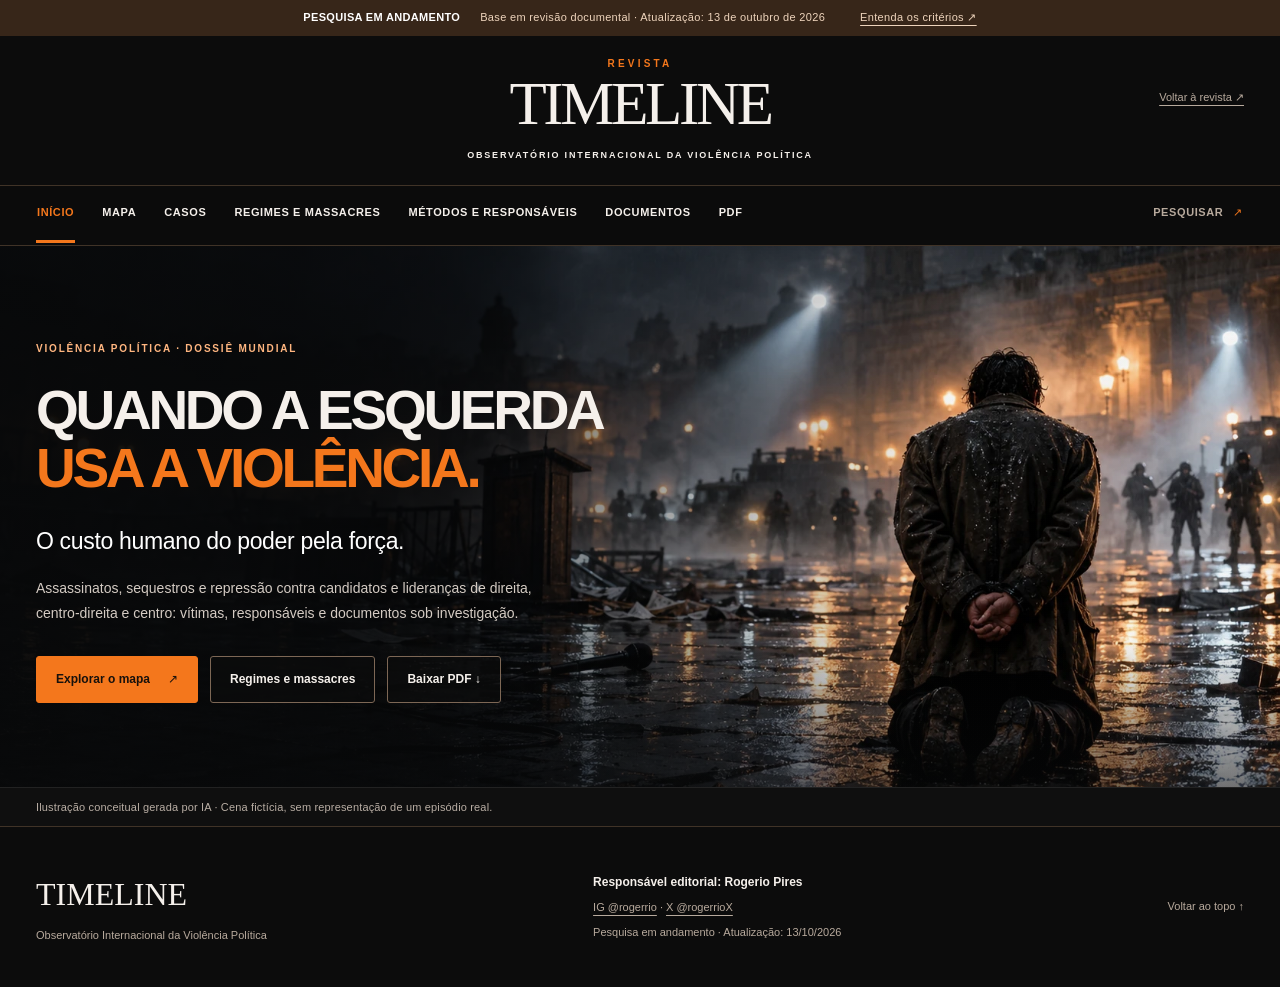
<file: index.html>
<!DOCTYPE html><html lang="pt-BR"><head>
<meta charset="utf-8"><meta name="viewport" content="width=device-width,initial-scale=1">
<meta name="robots" content="index,follow"><meta name="theme-color" content="#0c0c0c">
<meta name="description" content="Pesquisa histórica da Revista Timeline sobre violência política, vítimas, responsabilidades e documentação.">
<title>Observatório da Violência Política | Revista Timeline</title>
<link rel="canonical" href="https://rogeriotpires-spec.github.io/observatorio-violencia-politica/">
<meta property="og:type" content="website">
<meta property="og:locale" content="pt_BR">
<meta property="og:title" content="Observatório da Violência Política | Revista Timeline">
<meta property="og:description" content="Pesquisa histórica da Revista Timeline sobre violência política, vítimas, responsabilidades e documentação.">
<meta property="og:url" content="https://rogeriotpires-spec.github.io/observatorio-violencia-politica/">
<meta property="og:image" content="https://rogeriotpires-spec.github.io/observatorio-violencia-politica/assets/imagens/repressao.webp">
<meta name="twitter:card" content="summary_large_image">

<link rel="stylesheet" href="assets/observatorio.css?v=78a805b07278"><script src="assets/observatorio-navigation.js?v=378054c4ce5e" defer=""></script><script src="assets/observatorio-metrics.js?v=b4d0abf42af5" defer=""></script></head>
<body data-section="inicio">
<a class="skip" href="#conteudo">Ir ao conteúdo</a>
<div class="review-banner"><strong>PESQUISA EM ANDAMENTO</strong><span>Base em revisão documental · Atualização: 13 de outubro de 2026</span><a href="documentos.html#criterios">Entenda os critérios ↗</a></div>
<div id="site-content">
<header class="masthead"><div class="brand"><span>REVISTA</span><a href="https://www.revistatimeline.com/" aria-label="Revista Timeline">TIMELINE</a><p>OBSERVATÓRIO INTERNACIONAL DA VIOLÊNCIA POLÍTICA</p></div><a class="brand-return" href="https://www.revistatimeline.com/">Voltar à revista ↗</a></header>
<nav class="main-nav" aria-label="Navegação do Observatório"><div class="wrap nav-inner"><div id="nav-links" class="nav-links"><a href="index.html" aria-current="page">Início</a><a href="mapa.html">Mapa</a><a href="casos.html">Casos</a><a href="regimes.html">Regimes e massacres</a><a href="metodos.html">Métodos e responsáveis</a><a href="documentos.html">Documentos</a><a href="pdf.html">PDF</a><a id="search-shortcut" class="nav-search" href="casos.html#pesquisa" aria-label="Pesquisar no acervo">Pesquisar <span aria-hidden="true">↗</span></a></div></div></nav>
<main id="conteudo" tabindex="-1"><section class="hero" aria-labelledby="hero-title">
  <figure class="hero-visual"><img src="assets/imagens/repressao.webp" width="1672" height="941" fetchpriority="high" decoding="async" alt="Ilustração conceitual: pessoa de joelhos numa praça sob chuva, diante de agentes ao fundo."><figcaption class="visual-caption"><span class="wrap">Ilustração conceitual gerada por IA · Cena fictícia, sem representação de um episódio real.</span></figcaption></figure>
  <div class="hero-shade" aria-hidden="true"></div>
  <div class="hero-content wrap"><div class="hero-copy"><p class="eyebrow">VIOLÊNCIA POLÍTICA · DOSSIÊ MUNDIAL</p><h1 id="hero-title">QUANDO A ESQUERDA<br><em>USA A VIOLÊNCIA.</em></h1><p class="hero-deck">O custo humano do poder pela força.</p><p class="hero-description">Assassinatos, sequestros e repressão contra candidatos e lideranças de direita, centro-direita e centro: vítimas, responsáveis e documentos sob investigação.</p><div class="hero-actions"><a class="button primary" href="mapa.html">Explorar o mapa <span>↗</span></a><a class="button secondary" href="regimes.html">Regimes e massacres</a><a class="button secondary" href="downloads/Dossie_Observatorio_Timeline.pdf?v=f675c5c683b7" download="" data-dossier-download="">Baixar PDF ↓</a></div></div></div>
</section></main>
<footer class="footer wrap"><div><a class="footer-brand" href="https://www.revistatimeline.com/">TIMELINE</a><p>Observatório Internacional da Violência Política</p></div><div><strong>Responsável editorial: Rogerio Pires</strong><p><a href="https://www.instagram.com/rogerrio/" target="_blank" rel="noopener noreferrer">IG @rogerrio</a> · <a href="https://x.com/rogerrioX" target="_blank" rel="noopener noreferrer">X @rogerrioX</a></p><p>Pesquisa em andamento · Atualização: 13/10/2026</p></div><a href="#conteudo">Voltar ao topo ↑</a></footer>
</div>










</body></html>
</file>
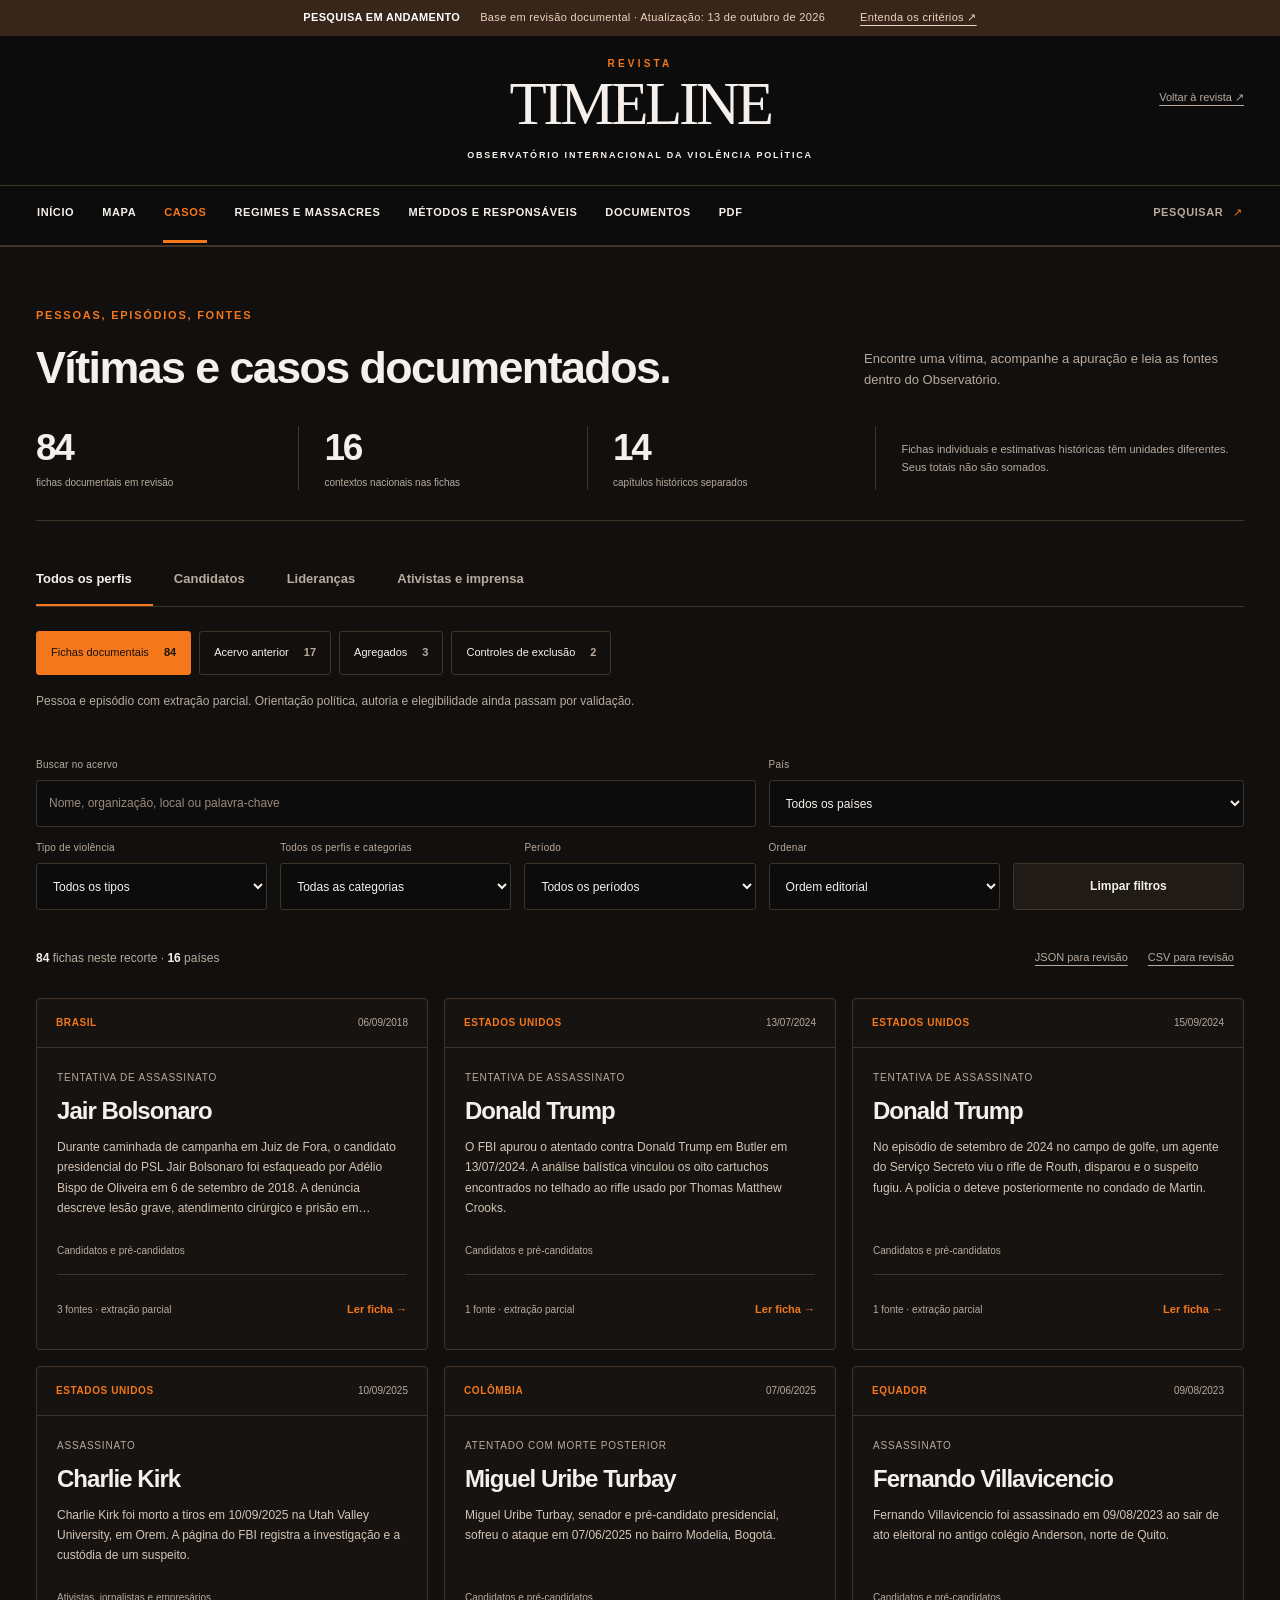
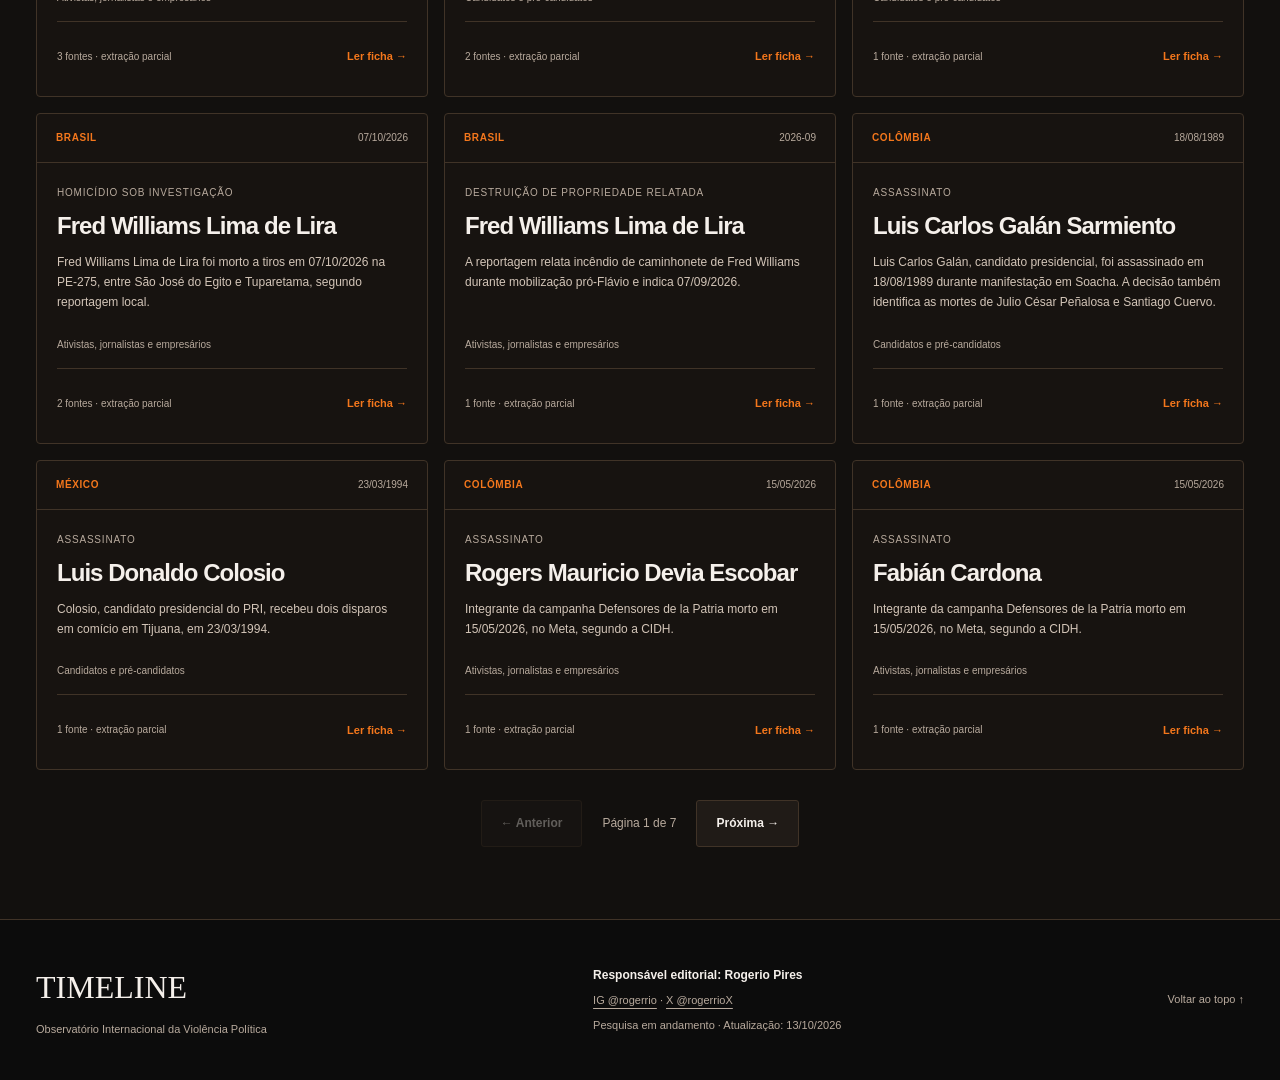
<file: casos.html>
<!DOCTYPE html><html lang="pt-BR"><head>
<meta charset="utf-8"><meta name="viewport" content="width=device-width,initial-scale=1">
<meta name="robots" content="index,follow"><meta name="theme-color" content="#0c0c0c">
<meta name="description" content="Consulte as fichas, filtre os episódios e examine a documentação da pesquisa histórica da Revista Timeline.">
<title>Vítimas e casos documentados | Revista Timeline</title>
<link rel="canonical" href="https://rogeriotpires-spec.github.io/observatorio-violencia-politica/casos.html">
<meta property="og:type" content="website">
<meta property="og:locale" content="pt_BR">
<meta property="og:title" content="Vítimas e casos documentados | Revista Timeline">
<meta property="og:description" content="Consulte as fichas, filtre os episódios e examine a documentação da pesquisa histórica da Revista Timeline.">
<meta property="og:url" content="https://rogeriotpires-spec.github.io/observatorio-violencia-politica/casos.html">
<meta property="og:image" content="https://rogeriotpires-spec.github.io/observatorio-violencia-politica/assets/imagens/repressao.webp">
<meta name="twitter:card" content="summary_large_image">

<link rel="stylesheet" href="assets/observatorio.css?v=78a805b07278"><script src="assets/observatorio-navigation.js?v=378054c4ce5e" defer=""></script><script src="assets/observatorio-data.js?v=40e341b0cc75" defer=""></script><script src="assets/observatorio-core.js?v=7c1971112ab4" defer=""></script><script src="assets/observatorio-explorer.js?v=0e228796f508" defer=""></script><script src="assets/observatorio-metrics.js?v=b4d0abf42af5" defer=""></script></head>
<body data-section="acervo">
<a class="skip" href="#conteudo">Ir ao conteúdo</a>
<div class="review-banner"><strong>PESQUISA EM ANDAMENTO</strong><span>Base em revisão documental · Atualização: 13 de outubro de 2026</span><a href="documentos.html#criterios">Entenda os critérios ↗</a></div>
<div id="site-content">
<header class="masthead"><div class="brand"><span>REVISTA</span><a href="https://www.revistatimeline.com/" aria-label="Revista Timeline">TIMELINE</a><p>OBSERVATÓRIO INTERNACIONAL DA VIOLÊNCIA POLÍTICA</p></div><a class="brand-return" href="https://www.revistatimeline.com/">Voltar à revista ↗</a></header>
<nav class="main-nav" aria-label="Navegação do Observatório"><div class="wrap nav-inner"><div id="nav-links" class="nav-links"><a href="index.html">Início</a><a href="mapa.html">Mapa</a><a href="casos.html" aria-current="page">Casos</a><a href="regimes.html">Regimes e massacres</a><a href="metodos.html">Métodos e responsáveis</a><a href="documentos.html">Documentos</a><a href="pdf.html">PDF</a><a id="search-shortcut" class="nav-search" href="casos.html#pesquisa" aria-label="Pesquisar no acervo">Pesquisar <span aria-hidden="true">↗</span></a></div></div></nav>
<main id="conteudo" tabindex="-1"><noscript>&lt;p class="page-noscript wrap"&gt;Ative o JavaScript para usar os filtros e leitores. Você também pode &lt;a href="pdf.html"&gt;consultar o dossiê completo em PDF&lt;/a&gt;.&lt;/p&gt;</noscript><section id="acervo" class="section archive-section" aria-labelledby="page-title"><div class="wrap"><div class="section-head"><div><p class="eyebrow">PESSOAS, EPISÓDIOS, FONTES</p><h1 class="page-title" id="page-title">Vítimas e casos documentados.</h1></div><p>Encontre uma vítima, acompanhe a apuração e leia as fontes dentro do Observatório.</p></div><div class="research-strip" aria-label="Dimensão desta pesquisa"><div class="wrap research-strip-inner"><div><strong id="stat-cases">84</strong><span>fichas documentais em revisão</span></div><div><strong id="stat-contexts">16</strong><span>contextos nacionais nas fichas</span></div><div><strong id="stat-chapters">14</strong><span>capítulos históricos separados</span></div><p>Fichas individuais e estimativas históricas têm unidades diferentes. Seus totais não são somados.</p></div></div>
<div id="profile-tabs" class="profile-tabs" role="group" aria-label="Perfil da vítima"><button data-profile="" aria-pressed="true">Todos os perfis</button><button data-profile="A" aria-pressed="false">Candidatos</button><button data-profile="B" aria-pressed="false">Lideranças</button><button data-profile="D" aria-pressed="false">Ativistas e imprensa</button></div>
<div class="collection-tabs" role="group" aria-label="Conjunto de registros"><button data-collection="documental" aria-pressed="true">Fichas documentais <b>84</b></button><button data-collection="legado" aria-pressed="false">Acervo anterior <b>17</b></button><button data-collection="agregado" aria-pressed="false">Agregados <b>3</b></button><button data-collection="controle" aria-pressed="false">Controles de exclusão <b>2</b></button></div>
<p id="collection-help" class="collection-help"></p>
<form id="filters" class="filters" role="search"><label class="search-field"><span>Buscar no acervo</span><input id="q" name="q" type="search" placeholder="Nome, organização, local ou palavra-chave" autocomplete="off"></label><label><span>País</span><select id="country" name="country"><option value="">Todos os países</option></select></label><label><span>Tipo de violência</span><select id="method" name="method"><option value="">Todos os tipos</option></select></label><label><span>Todos os perfis e categorias</span><select id="group" name="group"><option value="">Todas as categorias</option></select></label><label><span>Período</span><select id="period" name="period"><option value="">Todos os períodos</option><option value="1900-1949">1900–1949</option><option value="1950-1999">1950–1999</option><option value="2000-2009">2000–2009</option><option value="2010-2019">2010–2019</option><option value="2020-2026">2020–2026</option><option value="unknown">Data pendente</option></select></label><label><span>Ordenar</span><select id="sort" name="sort"><option value="relevance">Ordem editorial</option><option value="recent">Mais recentes</option><option value="oldest">Mais antigos</option><option value="name">Nome da vítima</option></select></label><button id="clear-filters" class="button secondary" type="button">Limpar filtros</button></form>
<div id="source-filter" class="source-filter" hidden=""></div><div class="results-toolbar"><p id="result-count" role="status" aria-live="polite"></p><div><button id="export-json" class="subtle-button">JSON para revisão</button><button id="export-csv" class="subtle-button">CSV para revisão</button></div></div>
<div id="case-grid" class="case-grid"></div><div id="empty-state" class="empty-state" hidden=""><h3>Nenhuma ficha neste recorte.</h3><p>Altere a busca ou limpe os filtros para voltar ao conjunto.</p><button class="button secondary" data-clear="">Limpar filtros</button></div><div class="pagination"><button id="prev-page" class="button secondary">← Anterior</button><span id="page-status"></span><button id="next-page" class="button secondary">Próxima →</button></div><noscript><p>Ative o JavaScript para pesquisar as fichas e abrir os documentos do Observatório. As seções editoriais e os critérios permanecem disponíveis nesta página.</p></noscript>
</div></section></main>
<footer class="footer wrap"><div><a class="footer-brand" href="https://www.revistatimeline.com/">TIMELINE</a><p>Observatório Internacional da Violência Política</p></div><div><strong>Responsável editorial: Rogerio Pires</strong><p><a href="https://www.instagram.com/rogerrio/" target="_blank" rel="noopener noreferrer">IG @rogerrio</a> · <a href="https://x.com/rogerrioX" target="_blank" rel="noopener noreferrer">X @rogerrioX</a></p><p>Pesquisa em andamento · Atualização: 13/10/2026</p></div><a href="#conteudo">Voltar ao topo ↑</a></footer>
</div>

<dialog id="case-dialog" aria-labelledby="case-title"><div class="reader-top"><a class="reader-brand" href="#acervo">TIMELINE <span>OBSERVATÓRIO</span></a><button id="close-case" class="button secondary" aria-label="Fechar ficha e voltar à navegação">← Voltar à navegação</button></div><article id="case-content"></article></dialog>
<dialog id="history-dialog" aria-labelledby="chapter-title"><div class="reader-top"><span class="reader-brand">TIMELINE <span>CAPÍTULOS HISTÓRICOS</span></span><button id="close-history" class="button secondary">← Voltar à navegação</button></div><article id="history-content"></article></dialog>
<dialog id="document-dialog" aria-labelledby="document-title"><div class="pdf-top"><div><p class="eyebrow">EXTRATO DOCUMENTAL SELECIONADO</p><h2 id="document-title"></h2></div><button id="close-document" class="button secondary">Fechar documento ×</button></div><p id="document-description"></p><div class="pdf-actions"><a id="download-document" class="button primary" download="">Baixar extrato PDF</a><button id="toggle-pages" class="button secondary">Ler páginas como imagens</button></div><div id="pdf-view"></div><div id="page-view" hidden=""></div><p class="fineprint">Se o leitor de PDF não abrir neste dispositivo, use a leitura em imagens ou baixe o extrato. O resumo e as afirmações sustentadas estão na ficha.</p></dialog>
<div id="toast" class="toast" role="status" aria-live="polite" hidden=""></div>





</body></html>
</file>
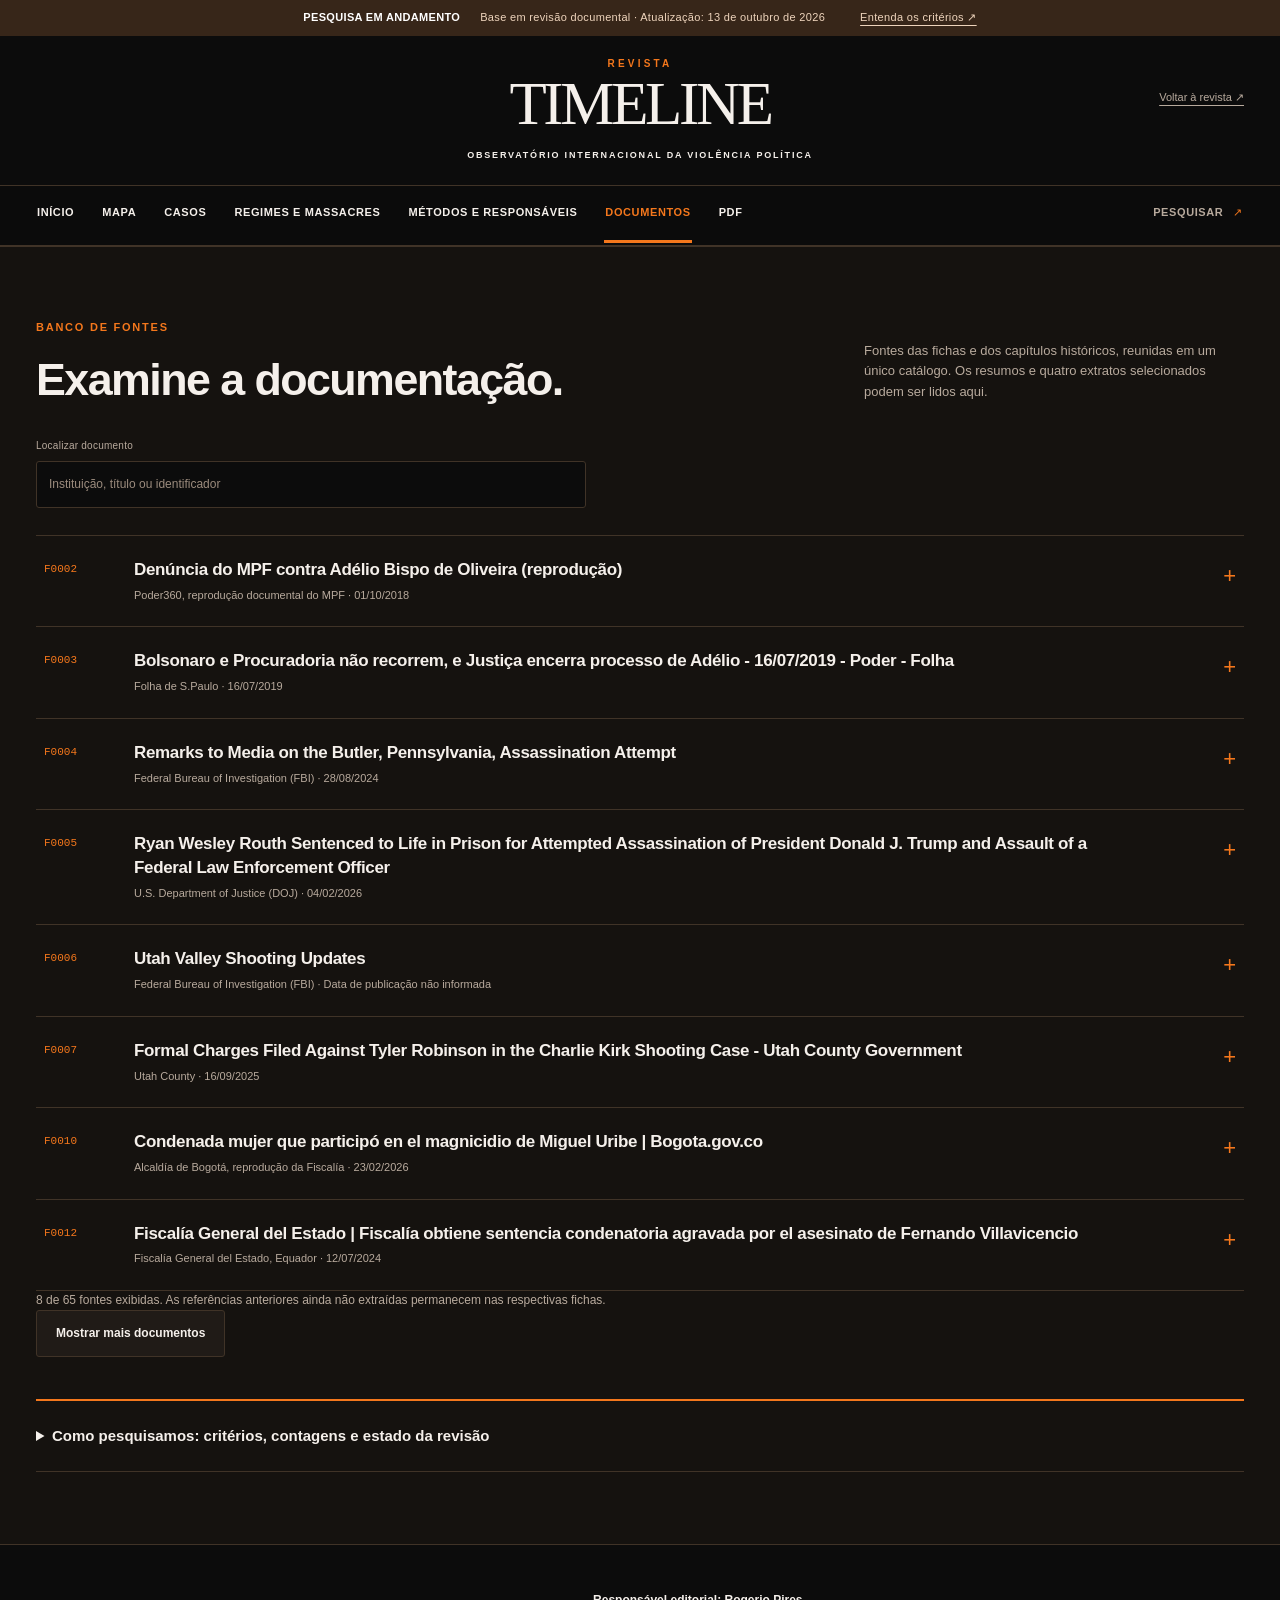
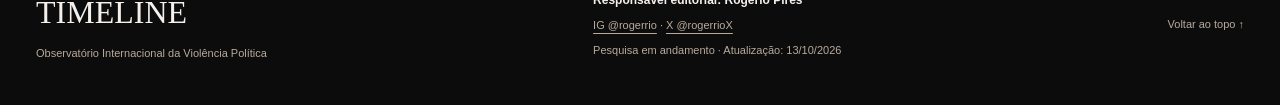
<file: documentos.html>
<!DOCTYPE html><html lang="pt-BR"><head>
<meta charset="utf-8"><meta name="viewport" content="width=device-width,initial-scale=1">
<meta name="robots" content="index,follow"><meta name="theme-color" content="#0c0c0c">
<meta name="description" content="Examine o catálogo de fontes, os extratos documentais e os critérios de pesquisa do Observatório da Revista Timeline.">
<title>Documentos e critérios da pesquisa | Revista Timeline</title>
<link rel="canonical" href="https://rogeriotpires-spec.github.io/observatorio-violencia-politica/documentos.html">
<meta property="og:type" content="website">
<meta property="og:locale" content="pt_BR">
<meta property="og:title" content="Documentos e critérios da pesquisa | Revista Timeline">
<meta property="og:description" content="Examine o catálogo de fontes, os extratos documentais e os critérios de pesquisa do Observatório da Revista Timeline.">
<meta property="og:url" content="https://rogeriotpires-spec.github.io/observatorio-violencia-politica/documentos.html">
<meta property="og:image" content="https://rogeriotpires-spec.github.io/observatorio-violencia-politica/assets/imagens/repressao.webp">
<meta name="twitter:card" content="summary_large_image">

<link rel="stylesheet" href="assets/observatorio.css?v=78a805b07278"><script src="assets/observatorio-navigation.js?v=378054c4ce5e" defer=""></script><script src="assets/observatorio-data.js?v=40e341b0cc75" defer=""></script><script src="assets/observatorio-core.js?v=7c1971112ab4" defer=""></script><script src="assets/observatorio-explorer.js?v=0e228796f508" defer=""></script><script src="assets/observatorio-metrics.js?v=b4d0abf42af5" defer=""></script></head>
<body data-section="documentos">
<a class="skip" href="#conteudo">Ir ao conteúdo</a>
<div class="review-banner"><strong>PESQUISA EM ANDAMENTO</strong><span>Base em revisão documental · Atualização: 13 de outubro de 2026</span><a href="#criterios">Entenda os critérios ↗</a></div>
<div id="site-content">
<header class="masthead"><div class="brand"><span>REVISTA</span><a href="https://www.revistatimeline.com/" aria-label="Revista Timeline">TIMELINE</a><p>OBSERVATÓRIO INTERNACIONAL DA VIOLÊNCIA POLÍTICA</p></div><a class="brand-return" href="https://www.revistatimeline.com/">Voltar à revista ↗</a></header>
<nav class="main-nav" aria-label="Navegação do Observatório"><div class="wrap nav-inner"><div id="nav-links" class="nav-links"><a href="index.html">Início</a><a href="mapa.html">Mapa</a><a href="casos.html">Casos</a><a href="regimes.html">Regimes e massacres</a><a href="metodos.html">Métodos e responsáveis</a><a href="documentos.html" aria-current="page">Documentos</a><a href="pdf.html">PDF</a><a id="search-shortcut" class="nav-search" href="casos.html#pesquisa" aria-label="Pesquisar no acervo">Pesquisar <span aria-hidden="true">↗</span></a></div></div></nav>
<main id="conteudo" tabindex="-1"><noscript>&lt;p class="page-noscript wrap"&gt;Ative o JavaScript para usar os filtros e leitores. Você também pode &lt;a href="pdf.html"&gt;consultar o dossiê completo em PDF&lt;/a&gt;.&lt;/p&gt;</noscript><section id="documentos" class="section documents-section" aria-labelledby="page-title"><div class="wrap"><div class="section-head"><div><p class="eyebrow">BANCO DE FONTES</p><h1 class="page-title" id="page-title">Examine a documentação.</h1></div><p>Fontes das fichas e dos capítulos históricos, reunidas em um único catálogo. Os resumos e quatro extratos selecionados podem ser lidos aqui.</p></div><label class="source-search"><span>Localizar documento</span><input id="source-q" type="search" placeholder="Instituição, título ou identificador"></label><div id="source-list" class="source-list"></div><p id="source-status" class="fineprint" aria-live="polite"></p><button id="more-sources" class="button secondary">Mostrar mais documentos</button><details id="criterios" class="criteria-details"><summary>Como pesquisamos: critérios, contagens e estado da revisão</summary><div class="criteria-body"><div class="section-head"><div><p class="eyebrow">CRITÉRIOS E TRANSPARÊNCIA</p><h2>Firme no que está provado.<br>Preciso no que falta apurar.</h2></div><p>O recorte editorial orienta a pesquisa. A documentação determina o que pode ser afirmado sobre cada episódio e responsável.</p></div><div class="principles"><article><span>01</span><h3>Vítima e agressor são eixos distintos.</h3><p>A orientação da vítima não determina a do autor. Cargo, candidatura, partido, autoria e vínculo ideológico precisam de comprovação própria.</p></article><article><span>02</span><h3>Acusação tem nome e data.</h3><p>Indiciamento, denúncia, relatório de direitos humanos e condenação aparecem com a natureza da fonte. A data de consulta não atualiza uma conclusão antiga.</p></article><article><span>03</span><h3>Uma contagem precisa de unidade.</h3><p>Uma operação pode atingir várias pessoas. Episódios diferentes da mesma vítima permanecem separados. Agregados de mensagens não são somados às ocorrências.</p></article></div>
<div class="research-progress"><div><p class="eyebrow">ANDAMENTO DA PESQUISA</p><h3>Base em validação.</h3><p>Próxima etapa: concluir classificação, elegibilidade e auditoria antes da publicação.</p></div><dl><div><dt>Fichas no inventário</dt><dd>226</dd></div><div><dt>Com extração parcial</dt><dd>89</dd></div><div><dt>Fontes com extração</dt><dd>32</dd></div><div><dt>Validações integrais concluídas</dt><dd>0</dd></div></dl></div>
<details class="method-note"><summary>Como esta prévia preserva o acervo anterior</summary><p>As 39 fichas da versão publicada foram mapeadas. Vinte e duas correspondem a entradas da coleta; a de Fred Williams foi separada em dois episódios. As outras 17 permanecem no conjunto “Acervo anterior”, sem serem promovidas a fichas documentais. Os três agregados e os dois controles ficam em conjuntos próprios.</p><p>O lote da Fase 2 contém 89 fichas: 84 documentais individuais em revisão, três agregados e dois controles. Somadas às 17 referências anteriores preservadas, esta prévia contém 106 entradas de naturezas distintas. Esse total não é uma contagem de ataques.</p></details>
<details class="method-note"><summary>Panoramas internacionais e estatísticas externas</summary><p>Estatísticas gerais da ACLED, da União Interparlamentar e de outras instituições devem permanecer em módulo próprio, com população, período e definição de evento. Os números da versão anterior não foram recalculados nem atribuídos a uma corrente política nesta prévia.</p><p>A coleção atual não é amostra representativa da violência mundial e não permite concluir prevalência ou estabelecer um ranking ideológico global.</p></details>
</div></details></div></section></main>
<footer class="footer wrap"><div><a class="footer-brand" href="https://www.revistatimeline.com/">TIMELINE</a><p>Observatório Internacional da Violência Política</p></div><div><strong>Responsável editorial: Rogerio Pires</strong><p><a href="https://www.instagram.com/rogerrio/" target="_blank" rel="noopener noreferrer">IG @rogerrio</a> · <a href="https://x.com/rogerrioX" target="_blank" rel="noopener noreferrer">X @rogerrioX</a></p><p>Pesquisa em andamento · Atualização: 13/10/2026</p></div><a href="#conteudo">Voltar ao topo ↑</a></footer>
</div>

<dialog id="case-dialog" aria-labelledby="case-title"><div class="reader-top"><a class="reader-brand" href="casos.html">TIMELINE <span>OBSERVATÓRIO</span></a><button id="close-case" class="button secondary" aria-label="Fechar ficha e voltar à navegação">← Voltar à navegação</button></div><article id="case-content"></article></dialog>
<dialog id="history-dialog" aria-labelledby="chapter-title"><div class="reader-top"><span class="reader-brand">TIMELINE <span>CAPÍTULOS HISTÓRICOS</span></span><button id="close-history" class="button secondary">← Voltar à navegação</button></div><article id="history-content"></article></dialog>
<dialog id="document-dialog" aria-labelledby="document-title"><div class="pdf-top"><div><p class="eyebrow">EXTRATO DOCUMENTAL SELECIONADO</p><h2 id="document-title"></h2></div><button id="close-document" class="button secondary">Fechar documento ×</button></div><p id="document-description"></p><div class="pdf-actions"><a id="download-document" class="button primary" download="">Baixar extrato PDF</a><button id="toggle-pages" class="button secondary">Ler páginas como imagens</button></div><div id="pdf-view"></div><div id="page-view" hidden=""></div><p class="fineprint">Se o leitor de PDF não abrir neste dispositivo, use a leitura em imagens ou baixe o extrato. O resumo e as afirmações sustentadas estão na ficha.</p></dialog>
<div id="toast" class="toast" role="status" aria-live="polite" hidden=""></div>





</body></html>
</file>
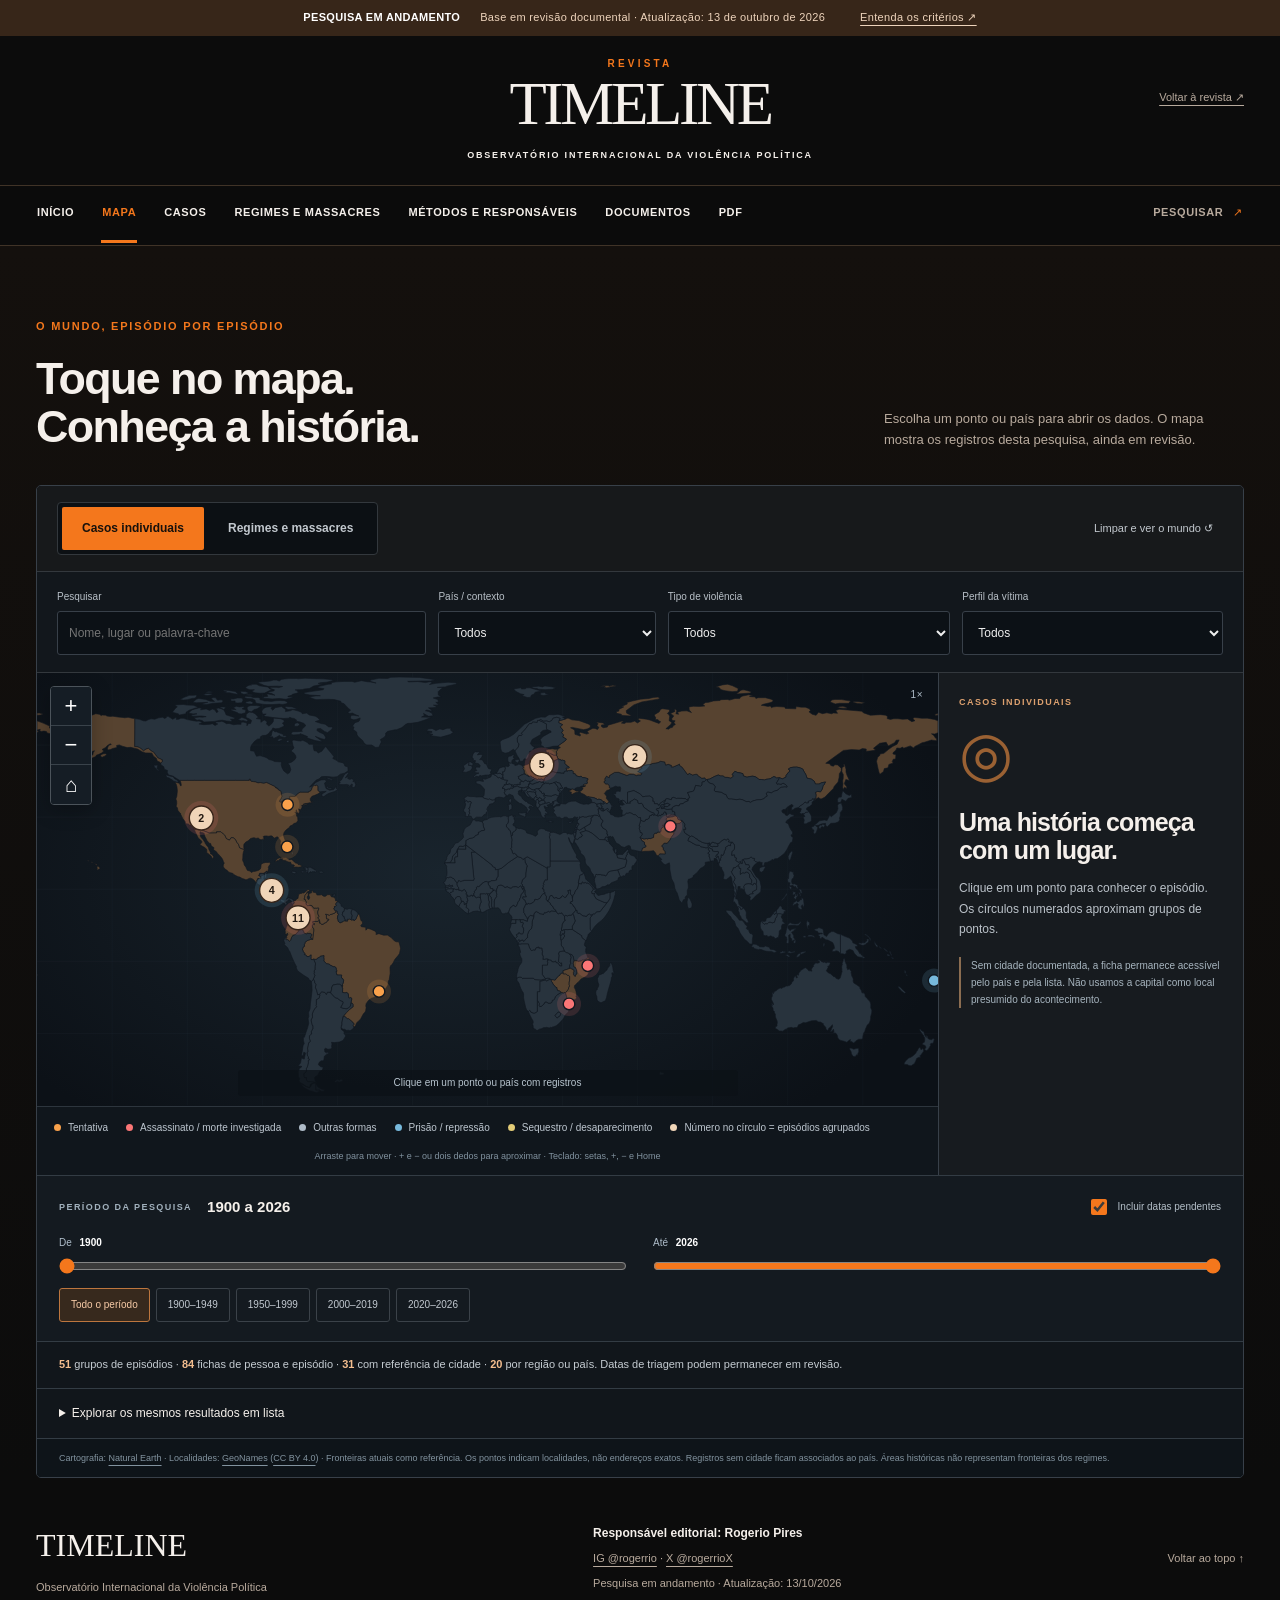
<file: mapa.html>
<!DOCTYPE html><html lang="pt-BR"><head>
<meta charset="utf-8"><meta name="viewport" content="width=device-width,initial-scale=1">
<meta name="robots" content="index,follow"><meta name="theme-color" content="#0c0c0c">
<meta name="description" content="Explore os episódios e capítulos históricos por país, localidade e período no mapa interativo do Observatório.">
<title>Mapa mundial da violência política | Revista Timeline</title>
<link rel="canonical" href="https://rogeriotpires-spec.github.io/observatorio-violencia-politica/mapa.html">
<meta property="og:type" content="website">
<meta property="og:locale" content="pt_BR">
<meta property="og:title" content="Mapa mundial da violência política | Revista Timeline">
<meta property="og:description" content="Explore os episódios e capítulos históricos por país, localidade e período no mapa interativo do Observatório.">
<meta property="og:url" content="https://rogeriotpires-spec.github.io/observatorio-violencia-politica/mapa.html">
<meta property="og:image" content="https://rogeriotpires-spec.github.io/observatorio-violencia-politica/assets/imagens/repressao.webp">
<meta name="twitter:card" content="summary_large_image">

<link rel="stylesheet" href="assets/observatorio.css?v=78a805b07278"><script src="assets/observatorio-navigation.js?v=378054c4ce5e" defer=""></script><script src="assets/observatorio-data.js?v=40e341b0cc75" defer=""></script><script src="assets/observatorio-map.js?v=cb89f8416b8a" defer=""></script><script src="assets/observatorio-core.js?v=7c1971112ab4" defer=""></script><script src="assets/observatorio-explorer.js?v=0e228796f508" defer=""></script><script src="assets/observatorio-metrics.js?v=b4d0abf42af5" defer=""></script></head>
<body data-section="mapa">
<a class="skip" href="#conteudo">Ir ao conteúdo</a>
<div class="review-banner"><strong>PESQUISA EM ANDAMENTO</strong><span>Base em revisão documental · Atualização: 13 de outubro de 2026</span><a href="documentos.html#criterios">Entenda os critérios ↗</a></div>
<div id="site-content">
<header class="masthead"><div class="brand"><span>REVISTA</span><a href="https://www.revistatimeline.com/" aria-label="Revista Timeline">TIMELINE</a><p>OBSERVATÓRIO INTERNACIONAL DA VIOLÊNCIA POLÍTICA</p></div><a class="brand-return" href="https://www.revistatimeline.com/">Voltar à revista ↗</a></header>
<nav class="main-nav" aria-label="Navegação do Observatório"><div class="wrap nav-inner"><div id="nav-links" class="nav-links"><a href="index.html">Início</a><a href="mapa.html" aria-current="page">Mapa</a><a href="casos.html">Casos</a><a href="regimes.html">Regimes e massacres</a><a href="metodos.html">Métodos e responsáveis</a><a href="documentos.html">Documentos</a><a href="pdf.html">PDF</a><a id="search-shortcut" class="nav-search" href="casos.html#pesquisa" aria-label="Pesquisar no acervo">Pesquisar <span aria-hidden="true">↗</span></a></div></div></nav>
<main id="conteudo" tabindex="-1"><noscript>&lt;p class="page-noscript wrap"&gt;Ative o JavaScript para usar os filtros e leitores. Você também pode &lt;a href="pdf.html"&gt;consultar o dossiê completo em PDF&lt;/a&gt;.&lt;/p&gt;</noscript><section id="mapa" class="section explorer-section" aria-labelledby="page-title"><div class="wrap">
<div class="section-head"><div><p class="eyebrow">O MUNDO, EPISÓDIO POR EPISÓDIO</p><h1 class="page-title" id="page-title">Toque no mapa.<br>Conheça a história.</h1></div><p>Escolha um ponto ou país para abrir os dados. O mapa mostra os registros desta pesquisa, ainda em revisão.</p></div>
<div class="map-shell">
<div class="explorer-toolbar"><div class="layer-switch" role="group" aria-label="Visualização do mapa"><button data-map-layer="cases" aria-pressed="true">Casos individuais</button><button data-map-layer="history" aria-pressed="false">Regimes e massacres</button></div><button id="map-reset" class="subtle-button">Limpar e ver o mundo ↺</button></div>
<form id="map-filters" class="map-filters" role="search" aria-label="Filtrar o mapa"><label class="map-search"><span>Pesquisar</span><input id="map-q" type="search" placeholder="Nome, lugar ou palavra-chave" autocomplete="off"></label><label><span>País / contexto</span><select id="map-country"><option value="">Todos</option></select></label><label class="case-map-filter"><span>Tipo de violência</span><select id="map-method"><option value="">Todos</option></select></label><label class="case-map-filter"><span>Perfil da vítima</span><select id="map-group"><option value="">Todos</option></select></label></form>
<div class="explorer-body"><div class="map-canvas-column"><div class="map-canvas"><svg id="world-map" viewBox="0 0 1000 480" role="group" aria-labelledby="map-access-title map-access-desc" tabindex="0"><title id="map-access-title">Mapa interativo dos registros do Observatório</title><desc id="map-access-desc">Use os pontos e países com registros. A lista abaixo oferece o mesmo acesso por texto. Use mais e menos para aproximar, setas para mover e Home para voltar ao mundo.</desc><g id="map-grid"></g><g id="map-countries"></g><g id="map-markers"></g></svg><div class="map-zoom" aria-label="Controles do mapa"><button id="map-zoom-in" aria-label="Aproximar mapa">+</button><button id="map-zoom-out" aria-label="Afastar mapa">−</button><button id="map-home" aria-label="Ver o mundo inteiro">⌂</button></div><span id="map-zoom-label" class="map-zoom-label">1×</span><p id="map-hover" class="map-hover" aria-live="off">Clique em um ponto ou país com registros</p></div><div id="map-legend" class="map-legend"></div><p class="map-gesture-hint">Arraste para mover · + e − ou dois dedos para aproximar · Teclado: setas, +, − e Home</p></div><aside id="map-panel" class="map-panel" aria-label="Dados selecionados no mapa" aria-live="polite"></aside></div>
<div class="map-time"><div class="map-time-head"><div><span class="eyebrow">PERÍODO DA PESQUISA</span><strong id="map-period-label">1900 a 2026</strong></div><label class="undated-toggle"><input type="checkbox" id="map-undated" checked=""> Incluir datas pendentes</label></div><div class="map-ranges"><label>De <output id="map-from-output" for="map-from">1900</output><input id="map-from" type="range" min="1900" max="2026" value="1900" aria-label="Ano inicial"></label><label>Até <output id="map-to-output" for="map-to">2026</output><input id="map-to" type="range" min="1900" max="2026" value="2026" aria-label="Ano final"></label></div><div class="time-presets"><button data-map-period="1900,2026" aria-pressed="true">Todo o período</button><button data-map-period="1900,1949" aria-pressed="false">1900–1949</button><button data-map-period="1950,1999" aria-pressed="false">1950–1999</button><button data-map-period="2000,2019" aria-pressed="false">2000–2019</button><button data-map-period="2020,2026" aria-pressed="false">2020–2026</button></div></div>
<div id="map-result-status" class="map-result-status" role="status" aria-live="polite"></div>
<details class="map-list-details"><summary>Explorar os mesmos resultados em lista</summary><div id="map-list" class="map-list"></div></details>
<p class="map-credit">Cartografia: <a href="https://www.naturalearthdata.com/about/terms-of-use/" target="_blank" rel="noopener noreferrer">Natural Earth</a> · Localidades: <a href="https://www.geonames.org/" target="_blank" rel="noopener noreferrer">GeoNames</a> (<a href="https://creativecommons.org/licenses/by/4.0/" target="_blank" rel="noopener noreferrer">CC BY 4.0</a>) · Fronteiras atuais como referência. Os pontos indicam localidades, não endereços exatos. Registros sem cidade ficam associados ao país. Áreas históricas não representam fronteiras dos regimes.</p>
</div></div></section></main>
<footer class="footer wrap"><div><a class="footer-brand" href="https://www.revistatimeline.com/">TIMELINE</a><p>Observatório Internacional da Violência Política</p></div><div><strong>Responsável editorial: Rogerio Pires</strong><p><a href="https://www.instagram.com/rogerrio/" target="_blank" rel="noopener noreferrer">IG @rogerrio</a> · <a href="https://x.com/rogerrioX" target="_blank" rel="noopener noreferrer">X @rogerrioX</a></p><p>Pesquisa em andamento · Atualização: 13/10/2026</p></div><a href="#conteudo">Voltar ao topo ↑</a></footer>
</div>

<dialog id="case-dialog" aria-labelledby="case-title"><div class="reader-top"><a class="reader-brand" href="casos.html">TIMELINE <span>OBSERVATÓRIO</span></a><button id="close-case" class="button secondary" aria-label="Fechar ficha e voltar à navegação">← Voltar à navegação</button></div><article id="case-content"></article></dialog>
<dialog id="history-dialog" aria-labelledby="chapter-title"><div class="reader-top"><span class="reader-brand">TIMELINE <span>CAPÍTULOS HISTÓRICOS</span></span><button id="close-history" class="button secondary">← Voltar à navegação</button></div><article id="history-content"></article></dialog>
<dialog id="document-dialog" aria-labelledby="document-title"><div class="pdf-top"><div><p class="eyebrow">EXTRATO DOCUMENTAL SELECIONADO</p><h2 id="document-title"></h2></div><button id="close-document" class="button secondary">Fechar documento ×</button></div><p id="document-description"></p><div class="pdf-actions"><a id="download-document" class="button primary" download="">Baixar extrato PDF</a><button id="toggle-pages" class="button secondary">Ler páginas como imagens</button></div><div id="pdf-view"></div><div id="page-view" hidden=""></div><p class="fineprint">Se o leitor de PDF não abrir neste dispositivo, use a leitura em imagens ou baixe o extrato. O resumo e as afirmações sustentadas estão na ficha.</p></dialog>
<div id="toast" class="toast" role="status" aria-live="polite" hidden=""></div>





</body></html>
</file>
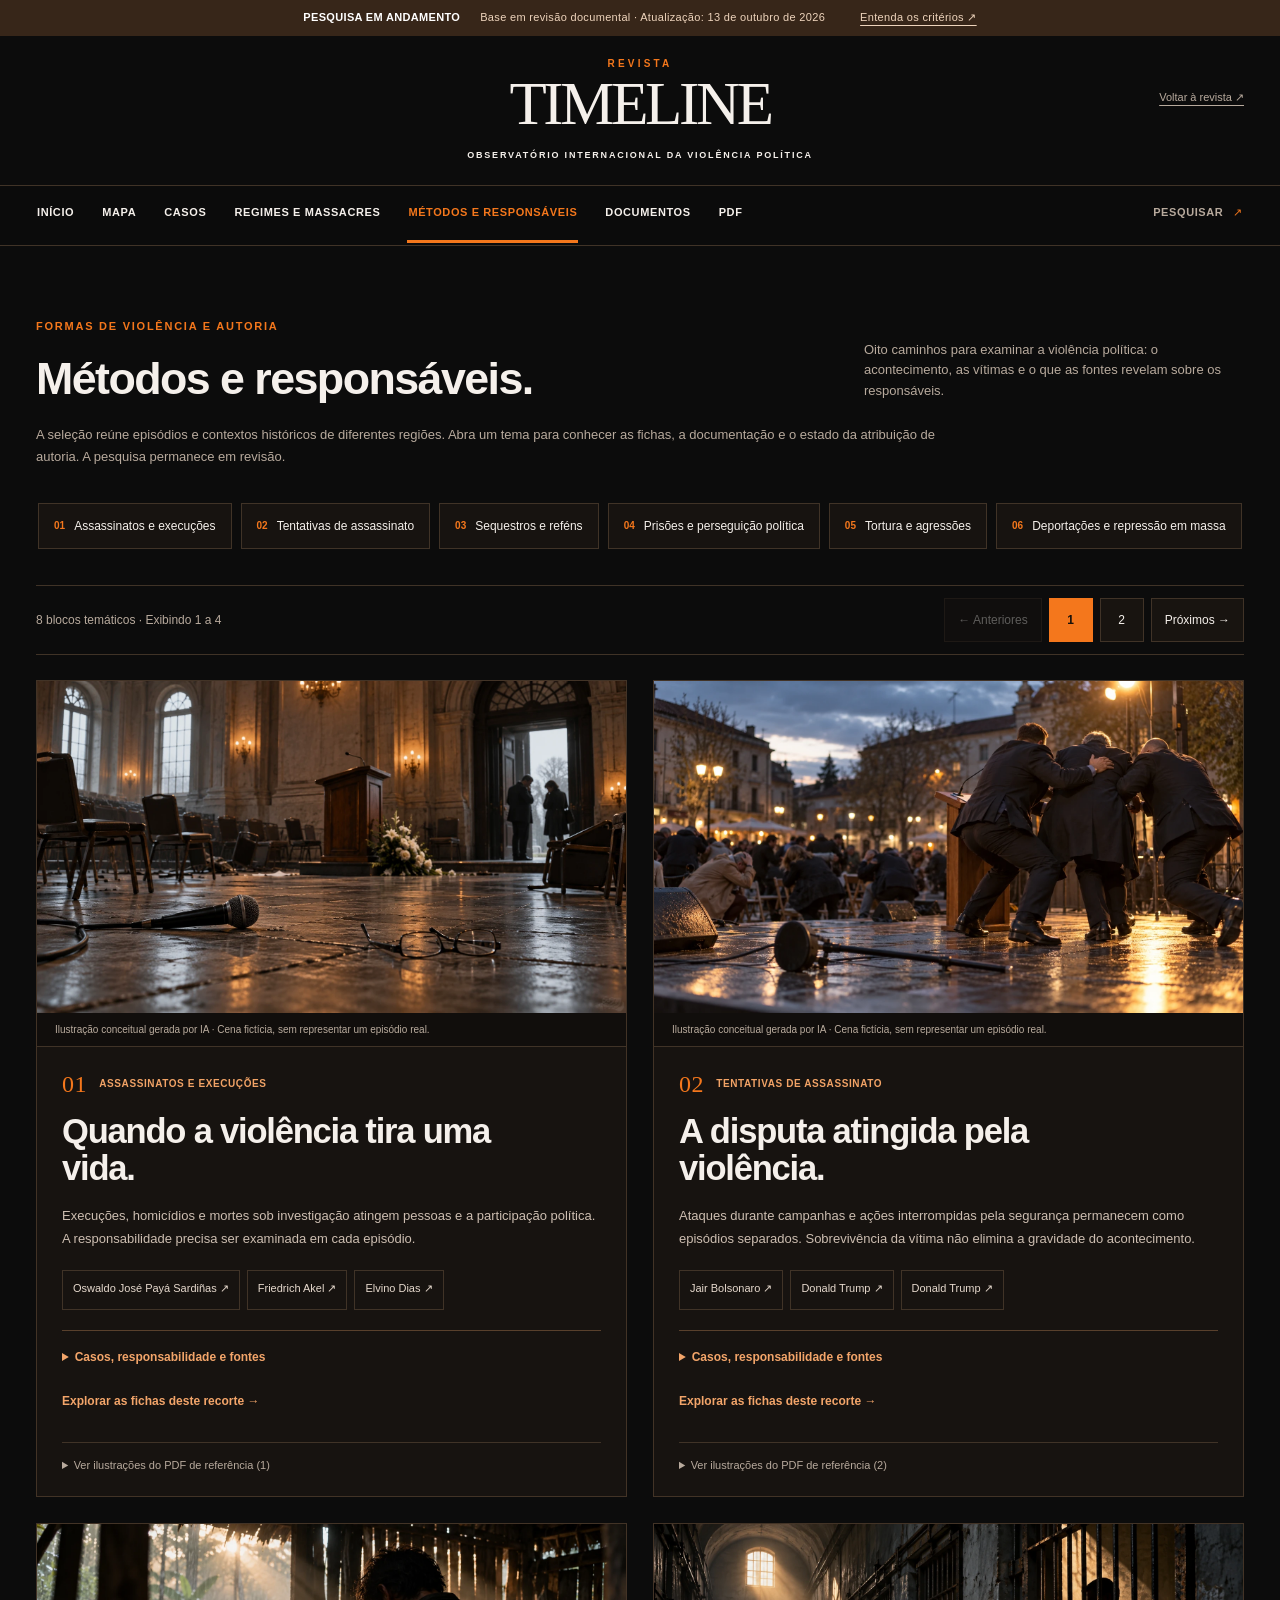
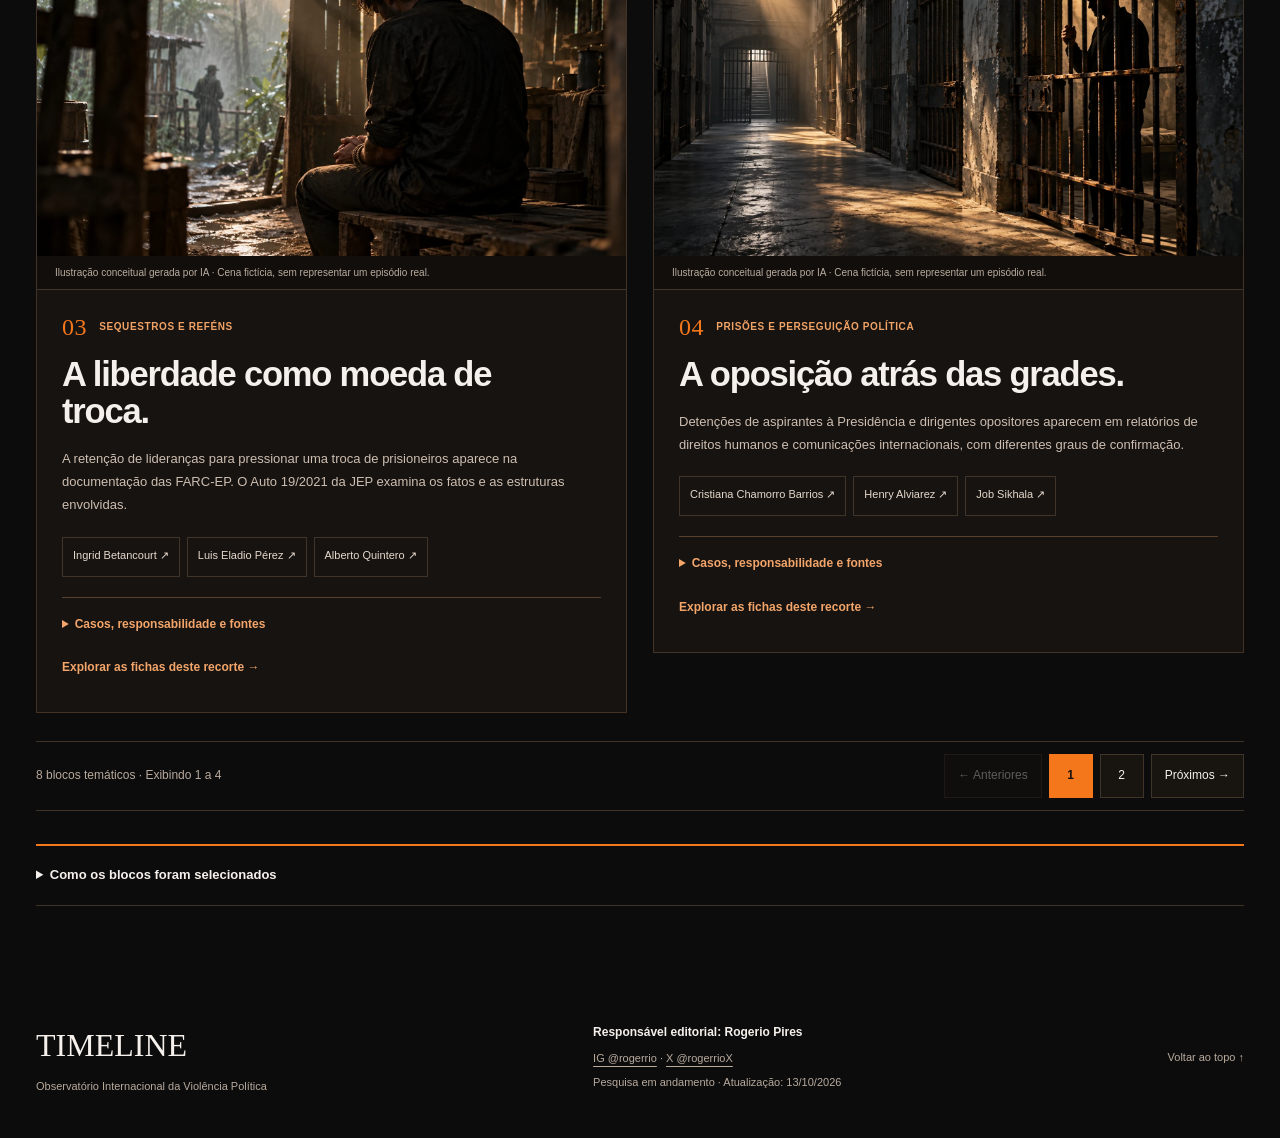
<file: metodos.html>
<!DOCTYPE html><html lang="pt-BR"><head>
<meta charset="utf-8"><meta name="viewport" content="width=device-width,initial-scale=1">
<meta name="robots" content="index,follow"><meta name="theme-color" content="#0c0c0c">
<meta name="description" content="Oito blocos ilustrados sobre violência política: assassinatos, atentados, sequestros, prisões, tortura, deportações, ameaças e ataques a propriedades. Fichas, autoria e fontes.">
<title>Métodos de violência e responsáveis | Revista Timeline</title>
<link rel="canonical" href="https://rogeriotpires-spec.github.io/observatorio-violencia-politica/metodos.html">
<meta property="og:type" content="website">
<meta property="og:locale" content="pt_BR">
<meta property="og:title" content="Métodos de violência e responsáveis | Revista Timeline">
<meta property="og:description" content="Oito blocos ilustrados sobre violência política: assassinatos, atentados, sequestros, prisões, tortura, deportações, ameaças e ataques a propriedades. Fichas, autoria e fontes.">
<meta property="og:url" content="https://rogeriotpires-spec.github.io/observatorio-violencia-politica/metodos.html">
<meta property="og:image" content="https://rogeriotpires-spec.github.io/observatorio-violencia-politica/assets/imagens/metodo-assassinatos.webp">
<meta name="twitter:card" content="summary_large_image">

<link rel="stylesheet" href="assets/observatorio.css?v=78a805b07278"><script src="assets/observatorio-navigation.js?v=378054c4ce5e" defer=""></script><script src="assets/observatorio-data.js?v=40e341b0cc75" defer=""></script><script src="assets/observatorio-core.js?v=7c1971112ab4" defer=""></script><script src="assets/observatorio-explorer.js?v=0e228796f508" defer=""></script><script src="assets/observatorio-metrics.js?v=b4d0abf42af5" defer=""></script><link rel="stylesheet" href="assets/observatorio-metodos.css?v=ae4c89646699"><script src="assets/observatorio-metodos.js?v=eb6e3d623a51" defer=""></script></head>
<body data-section="metodos">
<a class="skip" href="#conteudo">Ir ao conteúdo</a>
<div class="review-banner"><strong>PESQUISA EM ANDAMENTO</strong><span>Base em revisão documental · Atualização: 13 de outubro de 2026</span><a href="documentos.html#criterios">Entenda os critérios ↗</a></div>
<div id="site-content">
<header class="masthead"><div class="brand"><span>REVISTA</span><a href="https://www.revistatimeline.com/" aria-label="Revista Timeline">TIMELINE</a><p>OBSERVATÓRIO INTERNACIONAL DA VIOLÊNCIA POLÍTICA</p></div><a class="brand-return" href="https://www.revistatimeline.com/">Voltar à revista ↗</a></header>
<nav class="main-nav" aria-label="Navegação do Observatório"><div class="wrap nav-inner"><div id="nav-links" class="nav-links"><a href="index.html">Início</a><a href="mapa.html">Mapa</a><a href="casos.html">Casos</a><a href="regimes.html">Regimes e massacres</a><a href="metodos.html" aria-current="page">Métodos e responsáveis</a><a href="documentos.html">Documentos</a><a href="pdf.html">PDF</a><a id="search-shortcut" class="nav-search" href="casos.html#pesquisa" aria-label="Pesquisar no acervo">Pesquisar <span aria-hidden="true">↗</span></a></div></div></nav>
<main id="conteudo" tabindex="-1"><noscript><p class="page-noscript wrap">Os oito blocos podem ser lidos abaixo. Ative o JavaScript para usar paginação e leitores internos ou <a href="pdf.html">consulte o dossiê em PDF</a>.</p></noscript><section id="metodos" class="section wrap" aria-labelledby="page-title"><div class="methods-intro"><div class="section-head"><div><p class="eyebrow">FORMAS DE VIOLÊNCIA E AUTORIA</p><h1 class="page-title" id="page-title">Métodos e responsáveis.</h1></div><p>Oito caminhos para examinar a violência política: o acontecimento, as vítimas e o que as fontes revelam sobre os responsáveis.</p></div><p class="methods-scope">A seleção reúne episódios e contextos históricos de diferentes regiões. Abra um tema para conhecer as fichas, a documentação e o estado da atribuição de autoria. A pesquisa permanece em revisão.</p></div>
 <nav id="methods-index" class="methods-index" aria-label="Escolher uma forma de violência"><a href="#metodo-assassinatos"><span>01</span>Assassinatos e execuções</a><a href="#metodo-atentados"><span>02</span>Tentativas de assassinato</a><a href="#metodo-sequestros"><span>03</span>Sequestros e reféns</a><a href="#metodo-prisoes"><span>04</span>Prisões e perseguição política</a><a href="#metodo-tortura"><span>05</span>Tortura e agressões</a><a href="#metodo-deportacoes"><span>06</span>Deportações e repressão em massa</a><a href="#metodo-ameacas"><span>07</span>Ameaças e intimidação</a><a href="#metodo-propriedades"><span>08</span>Ataques a propriedades</a></nav>
 <div id="methods-results" class="methods-toolbar"><p id="methods-status" class="methods-status" data-methods-status="" tabindex="-1" role="status">8 blocos temáticos</p><nav class="methods-pagination" data-methods-pagination="" aria-label="Páginas de métodos"></nav></div>
 <div class="method-grid"><article id="metodo-assassinatos" class="method-feature" data-method-block="assassinatos" aria-labelledby="titulo-assassinatos">
 <figure class="method-photo"><img src="assets/imagens/metodo-assassinatos.webp" width="1672" height="941" fetchpriority="high" decoding="async" alt="Cena fictícia: microfone caído, óculos e flores em um salão de reunião vazio, com pessoas ao fundo."><figcaption>Ilustração conceitual gerada por IA · Cena fictícia, sem representar um episódio real.</figcaption></figure>
 <div class="method-copy"><p class="method-kicker"><span class="method-number">01</span>Assassinatos e execuções</p><h2 id="titulo-assassinatos" tabindex="-1">Quando a violência tira uma vida.</h2><p class="method-description">Execuções, homicídios e mortes sob investigação atingem pessoas e a participação política. A responsabilidade precisa ser examinada em cada episódio.</p>
 <ul class="method-examples" aria-label="Fichas e capítulos deste bloco"><li><a href="casos.html#caso=TL-F1-0026">Oswaldo José Payá Sardiñas ↗</a></li><li><a href="casos.html#caso=TL-F1-0127">Friedrich Akel ↗</a></li><li><a href="casos.html#caso=TL-F1-0157">Elvino Dias ↗</a></li></ul>
 <details class="method-evidence" data-method-source-ids="F0032,F0110,F0126"><summary>Casos, responsabilidade e fontes</summary><div class="method-evidence-body"><ul class="method-case-notes"><li><p>Oswaldo Payá, Cuba: a CIDH responsabilizou o Estado pela violação do direito à vida. O relatório não equivale a condenação criminal de agentes individualizados.</p><span class="source-ids">F0032</span><button type="button" data-case="TL-F1-0026">Abrir ficha: Oswaldo José Payá Sardiñas →</button></li><li><p>Friedrich Akel, Estônia: execução em Tallinn, em 1941, no contexto do aparelho repressivo soviético descrito pela fonte histórica.</p><span class="source-ids">F0110</span><button type="button" data-case="TL-F1-0127">Abrir ficha: Friedrich Akel →</button></li><li><p>Elvino Dias, Moçambique: a HRW documentou sua morte em Maputo em 2024. Os autores não estão individualizados na ficha.</p><span class="source-ids">F0126</span><button type="button" data-case="TL-F1-0157">Abrir ficha: Elvino Dias →</button></li></ul><h3>O que as fontes atribuem</h3><p>Responsabilidade estatal reconhecida pela CIDH, atribuição histórica e autoria ainda não esclarecida são situações diferentes, identificadas nas respectivas fichas.</p><h3>Documentos que sustentam este bloco</h3><div class="method-source-list"><p>F0032 · F0110 · F0126. As referências completas também estão nas fichas acima.</p></div></div></details>
 <a class="method-browse" href="casos.html#acervo?conjunto=documental&amp;method=Assassinato+ou+morte+investigada">Explorar as fichas deste recorte →</a><details class="method-archive"><summary>Ver ilustrações do PDF de referência (1)</summary><p>Imagens ilustrativas preservadas da edição original, associadas aos episódios correspondentes.</p><div class="method-archive-grid"><figure><a href="casos.html#caso=TL-F1-0004"><img src="assets/imagens/referencia-kirk.webp" width="719" height="405" loading="lazy" decoding="async" alt="Charlie Kirk: ilustração da edição de referência."></a><figcaption>Charlie Kirk: ilustração da edição de referência.</figcaption></figure></div></details></div></article>
<article id="metodo-atentados" class="method-feature" data-method-block="atentados" aria-labelledby="titulo-atentados">
 <figure class="method-photo"><img src="assets/imagens/metodo-atentados.webp" width="1672" height="941" loading="lazy" decoding="async" alt="Cena fictícia: seguranças protegem um orador anônimo junto a um púlpito, enquanto adultos procuram abrigo."><figcaption>Ilustração conceitual gerada por IA · Cena fictícia, sem representar um episódio real.</figcaption></figure>
 <div class="method-copy"><p class="method-kicker"><span class="method-number">02</span>Tentativas de assassinato</p><h2 id="titulo-atentados" tabindex="-1">A disputa atingida pela violência.</h2><p class="method-description">Ataques durante campanhas e ações interrompidas pela segurança permanecem como episódios separados. Sobrevivência da vítima não elimina a gravidade do acontecimento.</p>
 <ul class="method-examples" aria-label="Fichas e capítulos deste bloco"><li><a href="casos.html#caso=TL-F1-0001">Jair Bolsonaro ↗</a></li><li><a href="casos.html#caso=TL-F1-0002">Donald Trump ↗</a></li><li><a href="casos.html#caso=TL-F1-0003">Donald Trump ↗</a></li></ul>
 <details class="method-evidence" data-method-source-ids="F0002,F0004,F0005"><summary>Casos, responsabilidade e fontes</summary><div class="method-evidence-body"><ul class="method-case-notes"><li><p>Jair Bolsonaro, Brasil, 2018: esfaqueado por Adélio Bispo. A denúncia do MPF atribuiu motivação política e registrou declaração ideológica do agressor; isso não demonstra comando de partido.</p><span class="source-ids">F0002</span><button type="button" data-case="TL-F1-0001">Abrir ficha: Jair Bolsonaro →</button></li><li><p>Donald Trump, Butler, julho de 2024: atentado apurado pelo FBI. Na entrevista de agosto de 2024, o órgão ainda não havia identificado motivação ou ideologia definitiva do agressor.</p><span class="source-ids">F0004</span><button type="button" data-case="TL-F1-0002">Abrir ficha: Donald Trump →</button></li><li><p>Donald Trump, Flórida, setembro de 2024: ação de Ryan Routh interrompida pelo Serviço Secreto. A ficha apresenta o comunicado judicial do DOJ e seus limites.</p><span class="source-ids">F0005</span><button type="button" data-case="TL-F1-0003">Abrir ficha: Donald Trump →</button></li></ul><h3>O que as fontes atribuem</h3><p>A identidade do agressor e sua orientação ideológica exigem provas próprias. As conclusões são apresentadas com a data e a natureza da fonte.</p><h3>Documentos que sustentam este bloco</h3><div class="method-source-list"><p>F0002 · F0004 · F0005. As referências completas também estão nas fichas acima.</p></div></div></details>
 <a class="method-browse" href="casos.html#acervo?conjunto=documental&amp;method=Tentativa+de+assassinato">Explorar as fichas deste recorte →</a><details class="method-archive"><summary>Ver ilustrações do PDF de referência (2)</summary><p>Imagens ilustrativas preservadas da edição original, associadas aos episódios correspondentes.</p><div class="method-archive-grid"><figure><a href="casos.html#caso=TL-F1-0001"><img src="assets/imagens/referencia-bolsonaro.webp" width="719" height="405" loading="lazy" decoding="async" alt="Bolsonaro: ilustração da edição de referência."></a><figcaption>Bolsonaro: ilustração da edição de referência.</figcaption></figure><figure><a href="casos.html#caso=TL-F1-0002"><img src="assets/imagens/referencia-trump.webp" width="719" height="405" loading="lazy" decoding="async" alt="Butler: ilustração da edição de referência."></a><figcaption>Butler: ilustração da edição de referência.</figcaption></figure></div></details></div></article>
<article id="metodo-sequestros" class="method-feature" data-method-block="sequestros" aria-labelledby="titulo-sequestros">
 <figure class="method-photo"><img src="assets/imagens/cativeiro.webp" width="1672" height="941" loading="lazy" decoding="async" alt="Ilustração conceitual: adulto com as mãos amarradas em um abrigo isolado na floresta."><figcaption>Ilustração conceitual gerada por IA · Cena fictícia, sem representar um episódio real.</figcaption></figure>
 <div class="method-copy"><p class="method-kicker"><span class="method-number">03</span>Sequestros e reféns</p><h2 id="titulo-sequestros" tabindex="-1">A liberdade como moeda de troca.</h2><p class="method-description">A retenção de lideranças para pressionar uma troca de prisioneiros aparece na documentação das FARC-EP. O Auto 19/2021 da JEP examina os fatos e as estruturas envolvidas.</p>
 <ul class="method-examples" aria-label="Fichas e capítulos deste bloco"><li><a href="casos.html#caso=TL-F1-0039">Ingrid Betancourt ↗</a></li><li><a href="casos.html#caso=TL-F1-0041">Luis Eladio Pérez ↗</a></li><li><a href="casos.html#caso=TL-F1-0051">Alberto Quintero ↗</a></li></ul>
 <details class="method-evidence" data-method-source-ids="F0045"><summary>Casos, responsabilidade e fontes</summary><div class="method-evidence-body"><ul class="method-case-notes"><li><p>Ingrid Betancourt, Colômbia, 2002: candidata presidencial retida pelo Frente 15 das FARC-EP na estrada entre Florencia e San Vicente del Caguán.</p><span class="source-ids">F0045</span><button type="button" data-case="TL-F1-0039">Abrir ficha: Ingrid Betancourt →</button></li><li><p>Luis Eladio Pérez, Colômbia, 2001: senador sequestrado por estruturas das FARC-EP para pressionar a troca por guerrilheiros presos.</p><span class="source-ids">F0045</span><button type="button" data-case="TL-F1-0041">Abrir ficha: Luis Eladio Pérez →</button></li><li><p>Deputados do Valle del Cauca, 2002: a ficha de Alberto Quintero e as entradas relacionadas documentam a operação contra a assembleia em Cali.</p><span class="source-ids">F0045</span><button type="button" data-case="TL-F1-0051">Abrir ficha: Alberto Quintero →</button></li></ul><h3>O que as fontes atribuem</h3><p>FARC-EP, conforme o Auto 19/2021 da JEP. Trata-se de determinação de fatos e condutas; decisões e sanções posteriores precisam de acompanhamento próprio.</p><h3>Documentos que sustentam este bloco</h3><div class="method-source-list"><p>F0045. As referências completas também estão nas fichas acima.</p></div></div></details>
 <a class="method-browse" href="casos.html#acervo?conjunto=documental&amp;method=Sequestro+ou+desaparecimento">Explorar as fichas deste recorte →</a></div></article>
<article id="metodo-prisoes" class="method-feature" data-method-block="prisoes" aria-labelledby="titulo-prisoes">
 <figure class="method-photo"><img src="assets/imagens/prisao.webp" width="1672" height="941" loading="lazy" decoding="async" alt="Ilustração conceitual: pessoa atrás de grades em um corredor de prisão, iluminado por uma janela alta."><figcaption>Ilustração conceitual gerada por IA · Cena fictícia, sem representar um episódio real.</figcaption></figure>
 <div class="method-copy"><p class="method-kicker"><span class="method-number">04</span>Prisões e perseguição política</p><h2 id="titulo-prisoes" tabindex="-1">A oposição atrás das grades.</h2><p class="method-description">Detenções de aspirantes à Presidência e dirigentes opositores aparecem em relatórios de direitos humanos e comunicações internacionais, com diferentes graus de confirmação.</p>
 <ul class="method-examples" aria-label="Fichas e capítulos deste bloco"><li><a href="casos.html#caso=TL-F1-0017">Cristiana Chamorro Barrios ↗</a></li><li><a href="casos.html#caso=TL-F1-0036">Henry Alviarez ↗</a></li><li><a href="casos.html#caso=TL-F1-0167">Job Sikhala ↗</a></li></ul>
 <details class="method-evidence" data-method-source-ids="F0027,F0041,F0132"><summary>Casos, responsabilidade e fontes</summary><div class="method-evidence-body"><ul class="method-case-notes"><li><p>Cristiana Chamorro, Nicarágua, 2021: prisão domiciliar documentada pela HRW no contexto da repressão anterior às eleições, sob o governo Ortega.</p><span class="source-ids">F0027</span><button type="button" data-case="TL-F1-0017">Abrir ficha: Cristiana Chamorro Barrios →</button></li><li><p>Henry Alviarez, Venezuela, 2024: uma comunicação da ONU registra alegações de detenção e desaparecimento forçado. A carta não decide o mérito dessas alegações.</p><span class="source-ids">F0041</span><button type="button" data-case="TL-F1-0036">Abrir ficha: Henry Alviarez →</button></li><li><p>Job Sikhala, Zimbábue: a HRW criticou a longa prisão preventiva iniciada em 2022 e relatou a decisão judicial de janeiro de 2024.</p><span class="source-ids">F0132</span><button type="button" data-case="TL-F1-0167">Abrir ficha: Job Sikhala →</button></li></ul><h3>O que as fontes atribuem</h3><p>Atuação de autoridades estatais conforme as fontes citadas. A prisão de um opositor, isoladamente, não comprova arbitrariedade nem define sua orientação política.</p><h3>Documentos que sustentam este bloco</h3><div class="method-source-list"><p>F0027 · F0041 · F0132. As referências completas também estão nas fichas acima.</p></div></div></details>
 <a class="method-browse" href="casos.html#acervo?conjunto=documental&amp;method=Pris%C3%A3o%2C+deporta%C3%A7%C3%A3o+ou+repress%C3%A3o">Explorar as fichas deste recorte →</a></div></article>
<article id="metodo-tortura" class="method-feature" data-method-block="tortura" aria-labelledby="titulo-tortura">
 <figure class="method-photo"><img src="assets/imagens/repressao.webp" width="1672" height="941" loading="lazy" decoding="async" alt="Ilustração conceitual: pessoa de joelhos numa praça sob chuva, diante de agentes ao fundo."><figcaption>Ilustração conceitual gerada por IA · Cena fictícia, sem representar um episódio real.</figcaption></figure>
 <div class="method-copy"><p class="method-kicker"><span class="method-number">05</span>Tortura e agressões</p><h2 id="titulo-tortura" tabindex="-1">O corpo como alvo da repressão.</h2><p class="method-description">Espancamentos, maus-tratos e tortura exigem descrições e fontes próprias. Os exemplos abaixo mantêm a qualificação utilizada em cada documento.</p>
 <ul class="method-examples" aria-label="Fichas e capítulos deste bloco"><li><a href="casos.html#caso=TL-F1-0224">Sam Speight ↗</a></li><li><a href="casos.html#caso=TL-F1-0019">Félix Maradiaga ↗</a></li><li><a href="regimes.html#capitulo=HIST-006">China: Revolução Cultural ↗</a></li></ul>
 <details class="method-evidence" data-method-source-ids="F0178,F0027,HFS011,HFS012"><summary>Casos, responsabilidade e fontes</summary><div class="method-evidence-body"><ul class="method-case-notes"><li><p>Sam Speight, Fiji, 2011: a Amnesty documentou detenção militar e agressões qualificadas como tortura, seguidas de libertação.</p><span class="source-ids">F0178</span><button type="button" data-case="TL-F1-0224">Abrir ficha: Sam Speight →</button></li><li><p>Félix Maradiaga, Nicarágua, 2021: a HRW registrou a detenção e o relato de seu advogado sobre agressão durante a abordagem.</p><span class="source-ids">F0027</span><button type="button" data-case="TL-F1-0019">Abrir ficha: Félix Maradiaga →</button></li><li><p>China, Revolução Cultural: o capítulo histórico aborda humilhações, prisões e agressões contra adversários reais ou presumidos. É contexto histórico, separado das fichas individuais.</p><span class="source-ids">Capítulo histórico separado · HFS011 · HFS012</span><button type="button" data-chapter="HIST-006">Ler capítulo: China: Revolução Cultural →</button></li></ul><h3>O que as fontes atribuem</h3><p>Militares em Fiji, agentes envolvidos na detenção na Nicarágua e autoridades ou facções no contexto chinês são tratados conforme a documentação específica, sem presumir conexão entre eles.</p><h3>Documentos que sustentam este bloco</h3><div class="method-source-list"><p>F0178 · F0027 · HFS011 · HFS012. As referências completas também estão nas fichas acima.</p></div></div></details>
 </div></article>
<article id="metodo-deportacoes" class="method-feature" data-method-block="deportacoes" aria-labelledby="titulo-deportacoes">
 <figure class="method-photo"><img src="assets/imagens/metodo-deportacoes.webp" width="1672" height="941" loading="lazy" decoding="async" alt="Cena fictícia: adultos com malas aguardam junto a um vagão de carga em uma plataforma ferroviária fria, sob vigilância distante."><figcaption>Ilustração conceitual gerada por IA · Cena fictícia, sem representar um episódio real.</figcaption></figure>
 <div class="method-copy"><p class="method-kicker"><span class="method-number">06</span>Deportações e repressão em massa</p><h2 id="titulo-deportacoes" tabindex="-1">Arrancados de casa e da vida pública.</h2><p class="method-description">A transferência forçada, o encarceramento distante e a repressão de populações aparecem em diferentes contextos históricos. Pessoas e estimativas coletivas têm unidades distintas.</p>
 <ul class="method-examples" aria-label="Fichas e capítulos deste bloco"><li><a href="casos.html#caso=TL-F1-0134">Aleksandras Stulginskis ↗</a></li><li><a href="casos.html#caso=TL-F1-0140">Kārlis Ulmanis ↗</a></li><li><a href="regimes.html#capitulo=HIST-009">Etiópia: repressão do Derg ↗</a></li></ul>
 <details class="method-evidence" data-method-source-ids="F0112,F0114,HFS016,HFS017,HFS018"><summary>Casos, responsabilidade e fontes</summary><div class="method-evidence-body"><ul class="method-case-notes"><li><p>Aleksandras Stulginskis, Lituânia: a biografia parlamentar registra prisão e deportação em 1941, além de encarceramento sem julgamento em Kraslag.</p><span class="source-ids">F0112</span><button type="button" data-case="TL-F1-0134">Abrir ficha: Aleksandras Stulginskis →</button></li><li><p>Kārlis Ulmanis, Letônia: a Presidência do país registra deportação em 1940, prisão soviética em 1941 e morte na prisão em 1942.</p><span class="source-ids">F0114</span><button type="button" data-case="TL-F1-0140">Abrir ficha: Kārlis Ulmanis →</button></li><li><p>Etiópia, regime do Derg: o capítulo documenta repressão, violência contra civis e deslocamentos forçados. Suas estimativas não entram na contagem individualizada.</p><span class="source-ids">Capítulo histórico separado · HFS016 · HFS017 · HFS018</span><button type="button" data-chapter="HIST-009">Ler capítulo: Etiópia: repressão do Derg →</button></li></ul><h3>O que as fontes atribuem</h3><p>Aparelho repressivo soviético nos episódios bálticos e ditadura do Derg no capítulo etíope, segundo as fontes. São contextos distintos, sem coordenação presumida entre eles.</p><h3>Documentos que sustentam este bloco</h3><div class="method-source-list"><p>F0112 · F0114 · HFS016 · HFS017 · HFS018. As referências completas também estão nas fichas acima.</p></div></div></details>
 </div></article>
<article id="metodo-ameacas" class="method-feature" data-method-block="ameacas" aria-labelledby="titulo-ameacas">
 <figure class="method-photo"><img src="assets/imagens/metodo-ameacas.webp" width="1672" height="941" loading="lazy" decoding="async" alt="Cena fictícia: colete de proteção e celular sobre uma mesa, enquanto uma pessoa fecha a cortina de um escritório à noite."><figcaption>Ilustração conceitual gerada por IA · Cena fictícia, sem representar um episódio real.</figcaption></figure>
 <div class="method-copy"><p class="method-kicker"><span class="method-number">07</span>Ameaças e intimidação</p><h2 id="titulo-ameacas" tabindex="-1">O medo antes das urnas.</h2><p class="method-description">Relatos de ameaças e medidas de proteção revelam situações que precisam ser investigadas. Nesta base, esses relatos permanecem em um conjunto agregado, separado das ocorrências individualizadas.</p><p class="method-badge">Relatos agregados em revisão</p>
 <ul class="method-examples" aria-label="Fichas e capítulos deste bloco"><li><a href="casos.html#caso=TL-F1-0007">Abelardo de la Espriella ↗</a></li><li><a href="casos.html#caso=TL-F1-0008">Paloma Valencia ↗</a></li><li><a href="casos.html#caso=TL-F1-0009">Flávio Bolsonaro ↗</a></li></ul>
 <details class="method-evidence" data-method-source-ids="F0013,F0015"><summary>Casos, responsabilidade e fontes</summary><div class="method-evidence-body"><ul class="method-case-notes"><li><p>Abelardo de la Espriella, Colômbia, 2026: citado pela CIDH entre as candidaturas ameaçadas. O comunicado não identifica cada mensagem nem seus autores.</p><span class="source-ids">F0013</span><button type="button" data-case="TL-F1-0007">Abrir ficha: Abelardo de la Espriella →</button></li><li><p>Paloma Valencia, Colômbia, 2026: também incluída no comunicado da CIDH sobre violência no processo eleitoral.</p><span class="source-ids">F0013</span><button type="button" data-case="TL-F1-0008">Abrir ficha: Paloma Valencia →</button></li><li><p>Flávio Bolsonaro, Brasil, 2026: a reportagem citada registra anúncio de uso de colete e reforço da segurança. Essas medidas não comprovam, por si, cada ameaça relatada.</p><span class="source-ids">F0015</span><button type="button" data-case="TL-F1-0009">Abrir ficha: Flávio Bolsonaro →</button></li></ul><h3>O que as fontes atribuem</h3><p>Autoria não individualizada nas fontes reunidas. Relatos de mensagens e anúncios de proteção não são convertidos em um total de ataques, nem atribuídos automaticamente a uma organização.</p><h3>Documentos que sustentam este bloco</h3><div class="method-source-list"><p>F0013 · F0015. As referências completas também estão nas fichas acima.</p></div></div></details>
 <a class="method-browse" href="casos.html#acervo?conjunto=agregado&amp;method=Amea%C3%A7as">Consultar os relatos agregados →</a><details class="method-archive"><summary>Ver ilustrações do PDF de referência (2)</summary><p>Imagens ilustrativas preservadas da edição original, associadas aos episódios correspondentes.</p><div class="method-archive-grid"><figure><a href="casos.html#caso=TL-F1-0007"><img src="assets/imagens/referencia-abelardo.webp" width="719" height="405" loading="lazy" decoding="async" alt="Abelardo: ilustração da edição de referência."></a><figcaption>Abelardo: ilustração da edição de referência.</figcaption></figure><figure><a href="casos.html#caso=TL-F1-0008"><img src="assets/imagens/referencia-paloma.webp" width="719" height="405" loading="lazy" decoding="async" alt="Paloma Valencia: ilustração da edição de referência."></a><figcaption>Paloma Valencia: ilustração da edição de referência.</figcaption></figure></div></details></div></article>
<article id="metodo-propriedades" class="method-feature" data-method-block="propriedades" aria-labelledby="titulo-propriedades">
 <figure class="method-photo"><img src="assets/imagens/metodo-propriedades.webp" width="1672" height="941" loading="lazy" decoding="async" alt="Cena fictícia: caminhonete destruída por um incêndio em uma estrada rural molhada, com fumaça e uma pessoa ao fundo."><figcaption>Ilustração conceitual gerada por IA · Cena fictícia, sem representar um episódio real.</figcaption></figure>
 <div class="method-copy"><p class="method-kicker"><span class="method-number">08</span>Ataques a propriedades</p><h2 id="titulo-propriedades" tabindex="-1">Quando a violência deixa cinzas.</h2><p class="method-description">A destruição de bens também integra a investigação. O contexto de uma mobilização política não basta para concluir quem agiu ou qual foi a motivação.</p><p class="method-badge">Episódio em apuração documental</p>
 <ul class="method-examples" aria-label="Fichas e capítulos deste bloco"><li><a href="casos.html#caso=TL-F1-0011">Fred Williams Lima de Lira ↗</a></li><li><a href="casos.html#caso=TL-F1-0010">Fred Williams Lima de Lira ↗</a></li></ul>
 <details class="method-evidence" data-method-source-ids="F0016,F0196"><summary>Casos, responsabilidade e fontes</summary><div class="method-evidence-body"><ul class="method-case-notes"><li><p>Fred Williams, Pernambuco, 2026: a imprensa local relatou o incêndio de sua caminhonete durante mobilização pró-Flávio. A data exata diverge entre referências e permanece pendente.</p><span class="source-ids">F0016</span><button type="button" data-case="TL-F1-0011">Abrir ficha: Fred Williams Lima de Lira →</button></li><li><p>O homicídio posterior de Fred Williams tem ficha própria. A sequência dos acontecimentos não demonstra, sozinha, vínculo entre os responsáveis pelos dois episódios.</p><span class="source-ids">F0016 · F0196</span><button type="button" data-case="TL-F1-0010">Abrir ficha: Fred Williams Lima de Lira →</button></li></ul><h3>O que as fontes atribuem</h3><p>Autoria e motivação não estabelecidas nas fontes localizadas. O relato jornalístico é apresentado com essa limitação, sem atribuição ideológica do crime.</p><h3>Documentos que sustentam este bloco</h3><div class="method-source-list"><p>F0016 · F0196. As referências completas também estão nas fichas acima.</p></div></div></details>
 <details class="method-archive"><summary>Ver ilustrações do PDF de referência (1)</summary><p>Imagens ilustrativas preservadas da edição original, associadas aos episódios correspondentes.</p><div class="method-archive-grid"><figure><a href="casos.html#caso=TL-F1-0011"><img src="assets/imagens/referencia-fred.webp" width="719" height="405" loading="lazy" decoding="async" alt="Fred Williams: ilustração da edição de referência."></a><figcaption>Fred Williams: ilustração da edição de referência.</figcaption></figure></div></details></div></article></div>
 <div class="methods-toolbar methods-bottom"><p class="methods-status" data-methods-status="">8 blocos temáticos</p><nav class="methods-pagination" data-methods-pagination="" aria-label="Páginas de métodos, fim da lista"></nav></div>
 <details class="methods-criteria"><summary>Como os blocos foram selecionados</summary><div><p>A seleção considera a correspondência com as fontes disponíveis, a clareza da atribuição de responsabilidade e a diversidade histórica e geográfica. Os oito blocos são entradas temáticas: não representam oito ataques, uma classificação exclusiva nem um ranking ideológico.</p><p>Uma ficha pode contribuir para mais de um tema e mantém seu identificador original. Relatos agregados, episódios individualizados e capítulos históricos permanecem separados. Nenhum registro recebeu validação integral por ter sido destacado nesta página.</p><p>Declarações, denúncias, relatórios de direitos humanos e decisões judiciais são identificados pela natureza e pela data. O vínculo ideológico do agressor precisa de documentação própria. Sem provas de conexão, semelhanças entre métodos não demonstram coordenação entre países ou organizações.</p><p>As imagens cinematográficas são ilustrações conceituais, identificadas junto a cada cena. As seis ilustrações da edição de referência foram preservadas nos respectivos blocos. <a href="documentos.html#criterios">Consultar os critérios completos →</a></p></div></details></section></main>
<footer class="footer wrap"><div><a class="footer-brand" href="https://www.revistatimeline.com/">TIMELINE</a><p>Observatório Internacional da Violência Política</p></div><div><strong>Responsável editorial: Rogerio Pires</strong><p><a href="https://www.instagram.com/rogerrio/" target="_blank" rel="noopener noreferrer">IG @rogerrio</a> · <a href="https://x.com/rogerrioX" target="_blank" rel="noopener noreferrer">X @rogerrioX</a></p><p>Pesquisa em andamento · Atualização: 13/10/2026</p></div><a href="#conteudo">Voltar ao topo ↑</a></footer>
</div>

<dialog id="case-dialog" aria-labelledby="case-title"><div class="reader-top"><a class="reader-brand" href="casos.html">TIMELINE <span>OBSERVATÓRIO</span></a><button id="close-case" class="button secondary" aria-label="Fechar ficha e voltar à navegação">← Voltar à navegação</button></div><article id="case-content"></article></dialog>
<dialog id="history-dialog" aria-labelledby="chapter-title"><div class="reader-top"><span class="reader-brand">TIMELINE <span>CAPÍTULOS HISTÓRICOS</span></span><button id="close-history" class="button secondary">← Voltar à navegação</button></div><article id="history-content"></article></dialog>
<dialog id="document-dialog" aria-labelledby="document-title"><div class="pdf-top"><div><p class="eyebrow">EXTRATO DOCUMENTAL SELECIONADO</p><h2 id="document-title"></h2></div><button id="close-document" class="button secondary">Fechar documento ×</button></div><p id="document-description"></p><div class="pdf-actions"><a id="download-document" class="button primary" download="">Baixar extrato PDF</a><button id="toggle-pages" class="button secondary">Ler páginas como imagens</button></div><div id="pdf-view"></div><div id="page-view" hidden=""></div><p class="fineprint">Se o leitor de PDF não abrir neste dispositivo, use a leitura em imagens ou baixe o extrato. O resumo e as afirmações sustentadas estão na ficha.</p></dialog>
<div id="toast" class="toast" role="status" aria-live="polite" hidden=""></div>






</body></html>
</file>
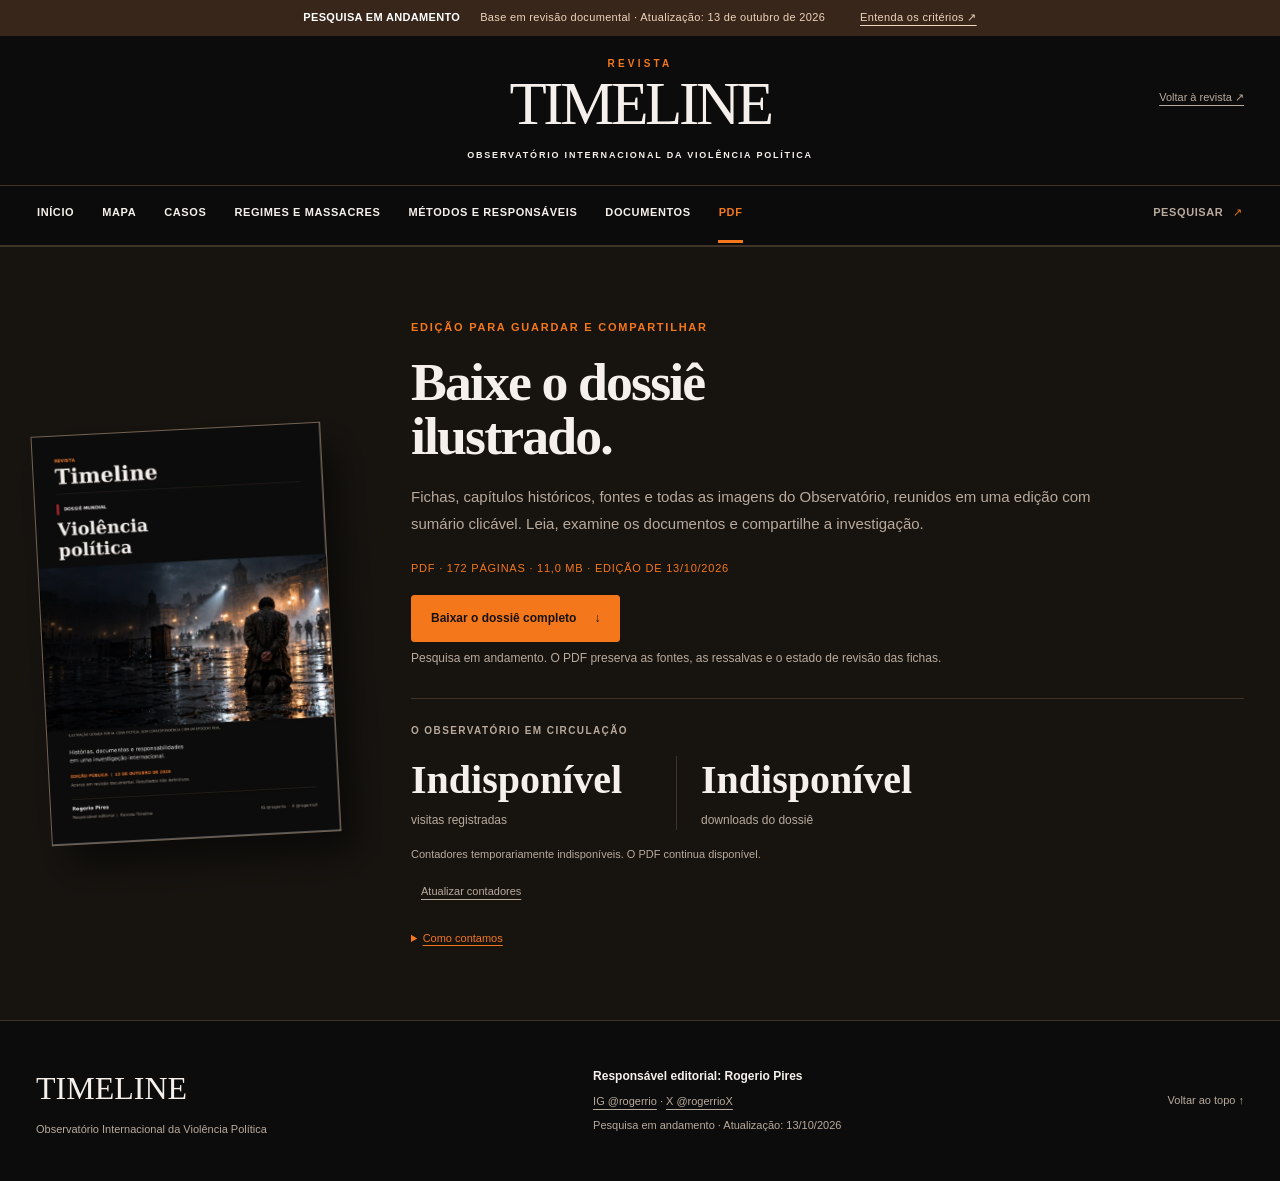
<file: pdf.html>
<!DOCTYPE html><html lang="pt-BR"><head>
<meta charset="utf-8"><meta name="viewport" content="width=device-width,initial-scale=1">
<meta name="robots" content="index,follow"><meta name="theme-color" content="#0c0c0c">
<meta name="description" content="Baixe o dossiê ilustrado da Revista Timeline: 172 páginas com fichas, capítulos históricos, imagens e fontes.">
<title>Dossiê ilustrado em PDF | Revista Timeline</title>
<link rel="canonical" href="https://rogeriotpires-spec.github.io/observatorio-violencia-politica/pdf.html">
<meta property="og:type" content="website">
<meta property="og:locale" content="pt_BR">
<meta property="og:title" content="Dossiê ilustrado em PDF | Revista Timeline">
<meta property="og:description" content="Baixe o dossiê ilustrado da Revista Timeline: 172 páginas com fichas, capítulos históricos, imagens e fontes.">
<meta property="og:url" content="https://rogeriotpires-spec.github.io/observatorio-violencia-politica/pdf.html">
<meta property="og:image" content="https://rogeriotpires-spec.github.io/observatorio-violencia-politica/assets/imagens/repressao.webp">
<meta name="twitter:card" content="summary_large_image">

<link rel="stylesheet" href="assets/observatorio.css?v=78a805b07278"><script src="assets/observatorio-navigation.js?v=378054c4ce5e" defer=""></script><script src="assets/observatorio-metrics.js?v=b4d0abf42af5" defer=""></script></head>
<body data-section="dossie">
<a class="skip" href="#conteudo">Ir ao conteúdo</a>
<div class="review-banner"><strong>PESQUISA EM ANDAMENTO</strong><span>Base em revisão documental · Atualização: 13 de outubro de 2026</span><a href="documentos.html#criterios">Entenda os critérios ↗</a></div>
<div id="site-content">
<header class="masthead"><div class="brand"><span>REVISTA</span><a href="https://www.revistatimeline.com/" aria-label="Revista Timeline">TIMELINE</a><p>OBSERVATÓRIO INTERNACIONAL DA VIOLÊNCIA POLÍTICA</p></div><a class="brand-return" href="https://www.revistatimeline.com/">Voltar à revista ↗</a></header>
<nav class="main-nav" aria-label="Navegação do Observatório"><div class="wrap nav-inner"><div id="nav-links" class="nav-links"><a href="index.html">Início</a><a href="mapa.html">Mapa</a><a href="casos.html">Casos</a><a href="regimes.html">Regimes e massacres</a><a href="metodos.html">Métodos e responsáveis</a><a href="documentos.html">Documentos</a><a href="pdf.html" aria-current="page">PDF</a><a id="search-shortcut" class="nav-search" href="casos.html#pesquisa" aria-label="Pesquisar no acervo">Pesquisar <span aria-hidden="true">↗</span></a></div></div></nav>
<main id="conteudo" tabindex="-1"><section id="dossie" class="section pdf-download-section" aria-labelledby="pdf-title">
<div class="wrap pdf-download-layout">
<a class="pdf-cover-link" href="downloads/Dossie_Observatorio_Timeline.pdf?v=f675c5c683b7" download="" data-dossier-download="" aria-label="Baixar o dossiê completo em PDF">
<img src="assets/imagens/dossie-capa.webp" width="800" height="1132" loading="lazy" decoding="async" alt="Capa do dossiê ilustrado do Observatório da Revista Timeline."></a>
<div class="pdf-download-copy"><p class="eyebrow">EDIÇÃO PARA GUARDAR E COMPARTILHAR</p>
<h1 class="page-title" id="pdf-title">Baixe o dossiê<br>ilustrado.</h1>
<p>Fichas, capítulos históricos, fontes e todas as imagens do Observatório, reunidos em uma edição com sumário clicável. Leia, examine os documentos e compartilhe a investigação.</p>
<p class="pdf-file-meta">PDF · 172 páginas · 11,0 MB · Edição de 13/10/2026</p>
<a class="button primary" href="downloads/Dossie_Observatorio_Timeline.pdf?v=f675c5c683b7" download="" data-dossier-download="">Baixar o dossiê completo <span aria-hidden="true">↓</span></a>
<p class="fineprint">Pesquisa em andamento. O PDF preserva as fontes, as ressalvas e o estado de revisão das fichas.</p>
<div class="readership" aria-label="Contadores de leitura do Observatório">
<p class="readership-label">O OBSERVATÓRIO EM CIRCULAÇÃO</p>
<div class="readership-counts" aria-live="polite" aria-atomic="true">
<div><strong id="counter-visitas">…</strong><span>visitas registradas</span></div>
<div><strong id="counter-pdf">…</strong><span>downloads do dossiê</span></div></div>
<p id="metrics-status" class="metrics-status" role="status">Carregando contadores…</p>
<button id="metrics-retry" class="subtle-button" type="button" hidden="">Atualizar contadores</button>
<details class="counter-method"><summary>Como contamos</summary>
<p>Contagem iniciada em 13/10/2026, sem estimar acessos anteriores. Visitas são reunidas em sessões de 30 minutos desde o último carregamento, no mesmo navegador. Downloads registram cliques nos botões de baixar, não a conclusão do arquivo; acessos diretos ao PDF ficam fora dessa contagem. Sem o armazenamento local, recarregamentos podem ser contados separadamente.</p>
<p>Os totais são compartilhados entre os visitantes. A aplicação grava somente um identificador aleatório, o tipo de evento e o horário para evitar reenvios duplicados. Não grava nome, e-mail ou IP para os contadores.</p></details>
<noscript><p class="metrics-status">Ative o JavaScript para consultar os contadores. O PDF pode ser baixado pelo botão acima.</p></noscript>
</div></div></div></section></main>
<footer class="footer wrap"><div><a class="footer-brand" href="https://www.revistatimeline.com/">TIMELINE</a><p>Observatório Internacional da Violência Política</p></div><div><strong>Responsável editorial: Rogerio Pires</strong><p><a href="https://www.instagram.com/rogerrio/" target="_blank" rel="noopener noreferrer">IG @rogerrio</a> · <a href="https://x.com/rogerrioX" target="_blank" rel="noopener noreferrer">X @rogerrioX</a></p><p>Pesquisa em andamento · Atualização: 13/10/2026</p></div><a href="#conteudo">Voltar ao topo ↑</a></footer>
</div>










</body></html>
</file>
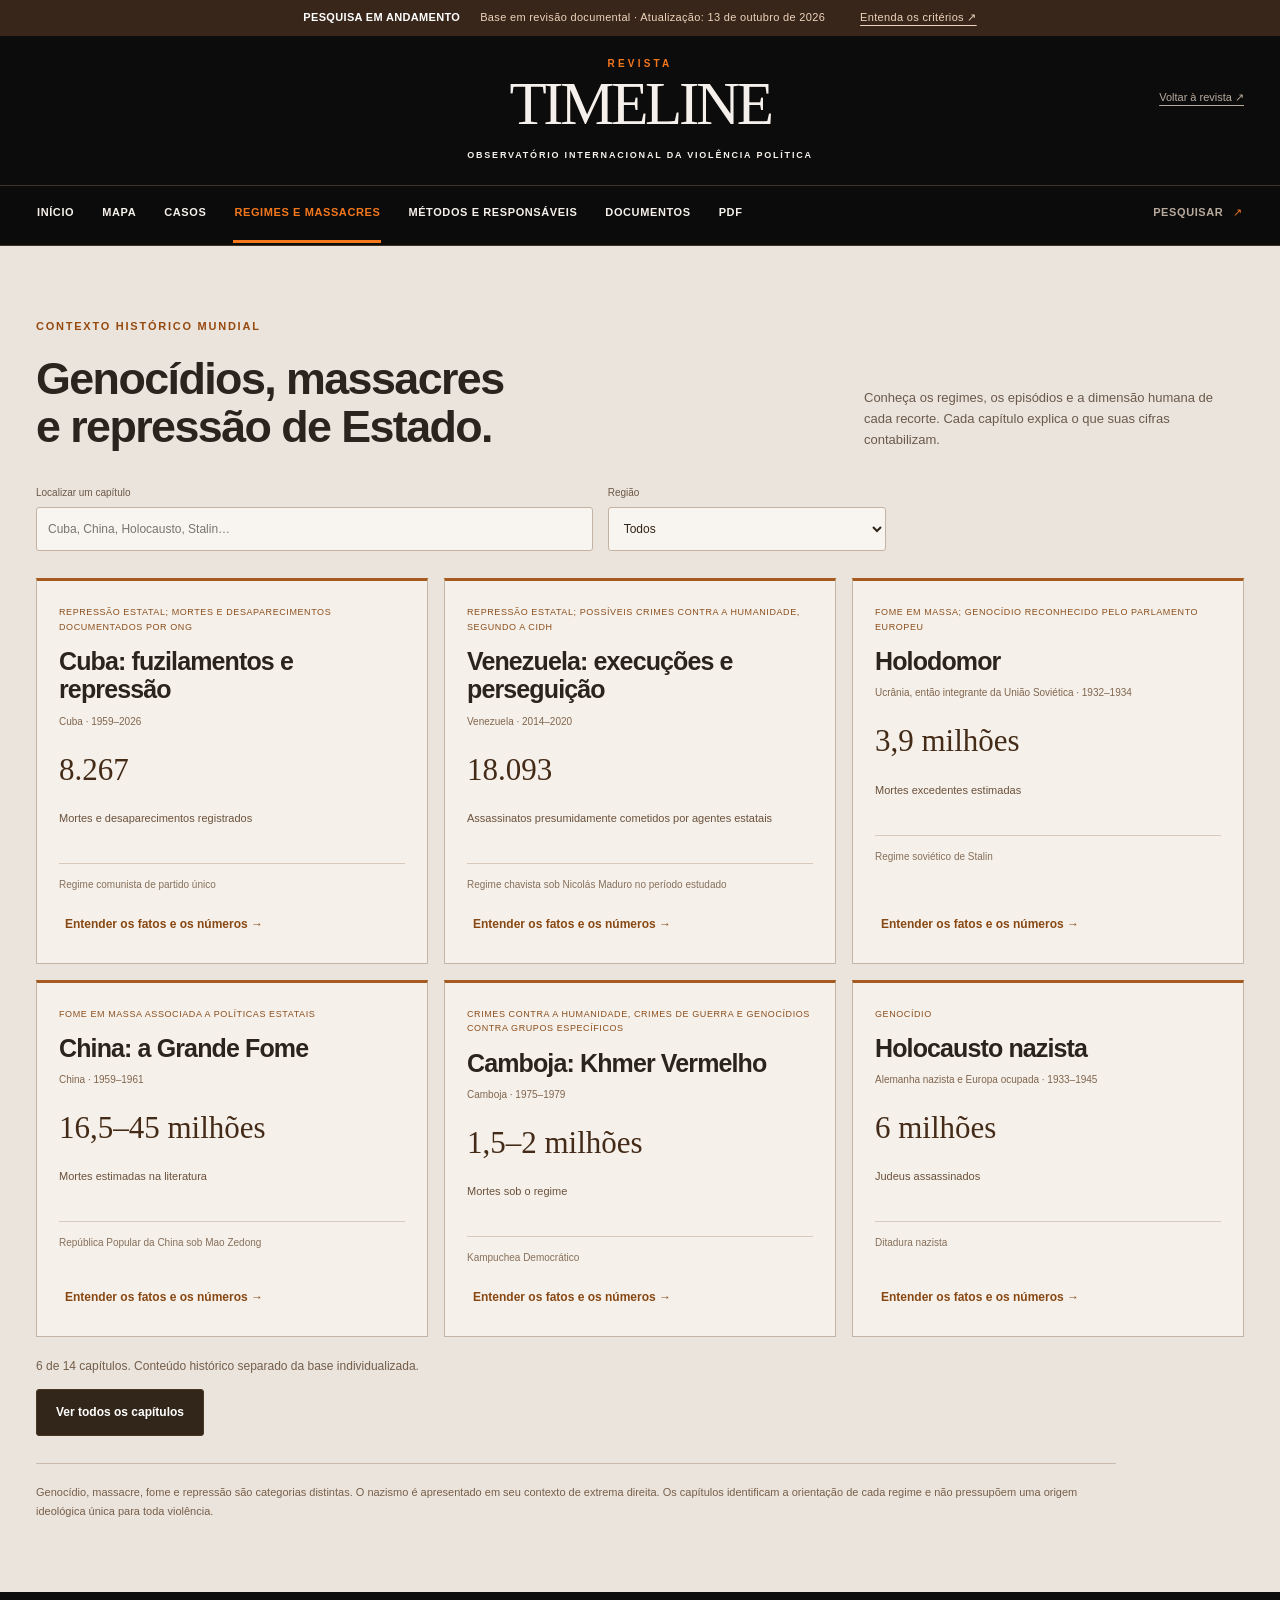
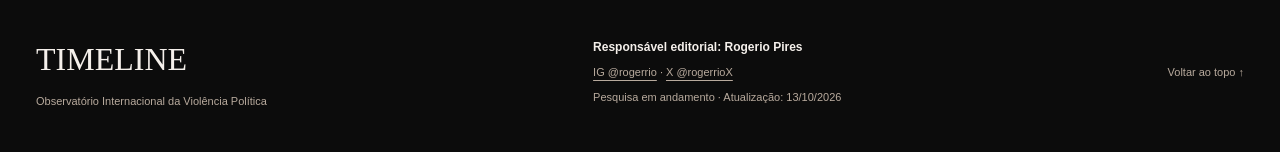
<file: regimes.html>
<!DOCTYPE html><html lang="pt-BR"><head>
<meta charset="utf-8"><meta name="viewport" content="width=device-width,initial-scale=1">
<meta name="robots" content="index,follow"><meta name="theme-color" content="#0c0c0c">
<meta name="description" content="Conheça os capítulos históricos, o contexto, os responsáveis e os limites de cada estimativa documentada.">
<title>Regimes, massacres e repressão de Estado | Revista Timeline</title>
<link rel="canonical" href="https://rogeriotpires-spec.github.io/observatorio-violencia-politica/regimes.html">
<meta property="og:type" content="website">
<meta property="og:locale" content="pt_BR">
<meta property="og:title" content="Regimes, massacres e repressão de Estado | Revista Timeline">
<meta property="og:description" content="Conheça os capítulos históricos, o contexto, os responsáveis e os limites de cada estimativa documentada.">
<meta property="og:url" content="https://rogeriotpires-spec.github.io/observatorio-violencia-politica/regimes.html">
<meta property="og:image" content="https://rogeriotpires-spec.github.io/observatorio-violencia-politica/assets/imagens/repressao.webp">
<meta name="twitter:card" content="summary_large_image">

<link rel="stylesheet" href="assets/observatorio.css?v=78a805b07278"><script src="assets/observatorio-navigation.js?v=378054c4ce5e" defer=""></script><script src="assets/observatorio-data.js?v=40e341b0cc75" defer=""></script><script src="assets/observatorio-core.js?v=7c1971112ab4" defer=""></script><script src="assets/observatorio-explorer.js?v=0e228796f508" defer=""></script><script src="assets/observatorio-metrics.js?v=b4d0abf42af5" defer=""></script></head>
<body data-section="regimes">
<a class="skip" href="#conteudo">Ir ao conteúdo</a>
<div class="review-banner"><strong>PESQUISA EM ANDAMENTO</strong><span>Base em revisão documental · Atualização: 13 de outubro de 2026</span><a href="documentos.html#criterios">Entenda os critérios ↗</a></div>
<div id="site-content">
<header class="masthead"><div class="brand"><span>REVISTA</span><a href="https://www.revistatimeline.com/" aria-label="Revista Timeline">TIMELINE</a><p>OBSERVATÓRIO INTERNACIONAL DA VIOLÊNCIA POLÍTICA</p></div><a class="brand-return" href="https://www.revistatimeline.com/">Voltar à revista ↗</a></header>
<nav class="main-nav" aria-label="Navegação do Observatório"><div class="wrap nav-inner"><div id="nav-links" class="nav-links"><a href="index.html">Início</a><a href="mapa.html">Mapa</a><a href="casos.html">Casos</a><a href="regimes.html" aria-current="page">Regimes e massacres</a><a href="metodos.html">Métodos e responsáveis</a><a href="documentos.html">Documentos</a><a href="pdf.html">PDF</a><a id="search-shortcut" class="nav-search" href="casos.html#pesquisa" aria-label="Pesquisar no acervo">Pesquisar <span aria-hidden="true">↗</span></a></div></div></nav>
<main id="conteudo" tabindex="-1"><noscript>&lt;p class="page-noscript wrap"&gt;Ative o JavaScript para usar os filtros e leitores. Você também pode &lt;a href="pdf.html"&gt;consultar o dossiê completo em PDF&lt;/a&gt;.&lt;/p&gt;</noscript><section id="regimes" class="section history-section" aria-labelledby="page-title"><div class="wrap"><div class="section-head"><div><p class="eyebrow">CONTEXTO HISTÓRICO MUNDIAL</p><h1 class="page-title" id="page-title">Genocídios, massacres<br>e repressão de Estado.</h1></div><p>Conheça os regimes, os episódios e a dimensão humana de cada recorte. Cada capítulo explica o que suas cifras contabilizam.</p></div><div class="history-controls"><label><span>Localizar um capítulo</span><input id="history-q" type="search" placeholder="Cuba, China, Holocausto, Stalin…"></label><label><span>Região</span><select id="history-region"><option value="">Todas as regiões</option></select></label></div><div id="history-grid" class="history-grid"></div><p id="history-status" class="fineprint" aria-live="polite"></p><button id="more-history" class="button secondary">Ver todos os capítulos</button><p class="history-note">Genocídio, massacre, fome e repressão são categorias distintas. O nazismo é apresentado em seu contexto de extrema direita. Os capítulos identificam a orientação de cada regime e não pressupõem uma origem ideológica única para toda violência.</p></div></section></main>
<footer class="footer wrap"><div><a class="footer-brand" href="https://www.revistatimeline.com/">TIMELINE</a><p>Observatório Internacional da Violência Política</p></div><div><strong>Responsável editorial: Rogerio Pires</strong><p><a href="https://www.instagram.com/rogerrio/" target="_blank" rel="noopener noreferrer">IG @rogerrio</a> · <a href="https://x.com/rogerrioX" target="_blank" rel="noopener noreferrer">X @rogerrioX</a></p><p>Pesquisa em andamento · Atualização: 13/10/2026</p></div><a href="#conteudo">Voltar ao topo ↑</a></footer>
</div>

<dialog id="case-dialog" aria-labelledby="case-title"><div class="reader-top"><a class="reader-brand" href="casos.html">TIMELINE <span>OBSERVATÓRIO</span></a><button id="close-case" class="button secondary" aria-label="Fechar ficha e voltar à navegação">← Voltar à navegação</button></div><article id="case-content"></article></dialog>
<dialog id="history-dialog" aria-labelledby="chapter-title"><div class="reader-top"><span class="reader-brand">TIMELINE <span>CAPÍTULOS HISTÓRICOS</span></span><button id="close-history" class="button secondary">← Voltar à navegação</button></div><article id="history-content"></article></dialog>
<dialog id="document-dialog" aria-labelledby="document-title"><div class="pdf-top"><div><p class="eyebrow">EXTRATO DOCUMENTAL SELECIONADO</p><h2 id="document-title"></h2></div><button id="close-document" class="button secondary">Fechar documento ×</button></div><p id="document-description"></p><div class="pdf-actions"><a id="download-document" class="button primary" download="">Baixar extrato PDF</a><button id="toggle-pages" class="button secondary">Ler páginas como imagens</button></div><div id="pdf-view"></div><div id="page-view" hidden=""></div><p class="fineprint">Se o leitor de PDF não abrir neste dispositivo, use a leitura em imagens ou baixe o extrato. O resumo e as afirmações sustentadas estão na ficha.</p></dialog>
<div id="toast" class="toast" role="status" aria-live="polite" hidden=""></div>





</body></html>
</file>
<file: assets/observatorio.css>
:root {--bg: #0c0c0c; --panel: #171310; --raised: #201a15; --line: #403327; --orange: #f4771c; --cream: #f5f0eb; --muted: #b8aa9d; --ink: #24201d; --max: 1240px; color-scheme: dark; font-family: Arial,Helvetica,sans-serif; font-synthesis: none;}
* {box-sizing: border-box;}
html {scroll-behavior: smooth; scroll-padding-top: 80px;}
body {margin: 0; background: var(--bg); color: var(--cream); font-size: 16px; line-height: 1.6;}
a {color: inherit; text-underline-offset: 4px;}
button,input,select {font: inherit;}
button,a,input,select,summary {-webkit-tap-highlight-color: transparent;}
button {cursor: pointer;}
button:disabled {opacity: .35; cursor: default;}
button:focus-visible,a:focus-visible,input:focus-visible,select:focus-visible,summary:focus-visible {outline: 3px solid var(--orange); outline-offset: 4px;}
button {color: inherit;}
h1,h2,h3,p {margin: 0;}
h1,h2,h3 {line-height: 1.08; letter-spacing: -.035em;}
h2 {font-size: clamp(30px,3.5vw,47px);}
h3 {font-size: 25px;}
p+p {margin-top: 14px;}
.wrap {width: min(var(--max),calc(100% - 72px)); margin-inline: auto;}
.section {padding-block: 90px; scroll-margin-top: 45px;}
.eyebrow {font-size: 11px; font-weight: 800; letter-spacing: .16em; text-transform: uppercase; color: var(--orange); margin-bottom: 18px;}
.fineprint {font-size: 12px; color: var(--muted); line-height: 1.6;}
.skip {position: fixed; top: -100px; left: 18px; background: var(--orange); color: #111; padding: 14px; z-index: 100;}
.skip:focus {top: 10px;}
.review-banner {display: flex; justify-content: center; gap: 20px; padding: 9px 25px; background: #372619; color: #eed4bc; font-size: 11px; letter-spacing: .03em;}
.review-banner strong {color: #fff;}
.review-banner a {margin-left: 15px;}
.masthead {position: relative; padding: 20px 36px 23px; border-bottom: 1px solid var(--line); text-align: center;}
.brand>span {display: block; letter-spacing: .32em; font-size: 10px; color: var(--orange); font-weight: 800;}
.brand>a {font-family: Georgia,'Times New Roman',serif; font-size: 61px; line-height: 1.05; text-decoration: none; letter-spacing: -.055em;}
.brand p {font-size: 9px; font-weight: 700; letter-spacing: .2em; margin-top: 12px;}
.brand-return {position: absolute; right: 36px; top: 53px; font-size: 11px; color: var(--muted);}
.main-nav {background: rgba(12,12,12,.97); position: sticky; top: 0; z-index: 10; border-bottom: 1px solid var(--line);}





.button {display: inline-flex; justify-content: center; align-items: center; gap: 18px; min-height: 47px; padding: 11px 19px; border-radius: 3px; font-size: 12px; font-weight: 700; border: 1px solid transparent; line-height: 1.4; text-decoration: none;}
.primary {background: var(--orange); color: #17110c; border-color: var(--orange);}
.primary:hover {background: #ff974a;}
.secondary {background: #201b17; border-color: var(--line); color: var(--cream);}
.secondary:hover {border-color: var(--orange);}
.text-button {border: 0; border-bottom: 1px solid var(--orange); padding: 8px 0; background: transparent; color: var(--orange); font-size: 12px; font-weight: 700; text-align: left; min-height: 44px;}
.text-button:hover {color: #ffb578;}
.section-head {display: flex; justify-content: space-between; align-items: flex-end; gap: 55px; margin-bottom: 35px;}
.section-head>div {flex: 1;}
.section-head>p {flex: 0 1 380px; font-size: 13px; color: var(--muted);}
.tag {font-size: 9px; letter-spacing: .07em; font-weight: 700; color: var(--orange);}
.archive-section {background: #12100e; border-block: 1px solid var(--line);}
.collection-tabs {display: flex; gap: 8px; flex-wrap: wrap;}
.collection-tabs button {border: 1px solid var(--line); background: transparent; padding: 12px 14px; border-radius: 3px; font-size: 11px; min-height: 44px;}
.collection-tabs button b {display: inline-block; margin-left: 12px; color: var(--muted); font-variant-numeric: tabular-nums;}
.collection-tabs button[aria-pressed=true] {background: var(--orange); color: #17110c; border-color: var(--orange);}
.collection-tabs button[aria-pressed=true] b {color: #17110c;}
.collection-help {font-size: 12px; color: var(--muted); margin: 17px 0 27px; max-width: 920px; min-height: 38px;}
.filters {display: grid; grid-template-columns: repeat(5,minmax(0,1fr)); gap: 13px; align-items: end;}
.filters label,.source-search {display: grid; gap: 7px; min-width: 0;}
.filters label>span,.source-search>span {font-size: 10px; color: var(--muted); letter-spacing: .025em;}
.search-field {grid-column: span 3;}
.filters label:nth-child(2) {grid-column: span 2;}
.filters input,.filters select,.source-search input {width: 100%; min-height: 47px; border: 1px solid var(--line); border-radius: 3px; background: var(--bg); color: var(--cream); padding: 11px 12px; font-size: 12px; min-width: 0;}
.filters select {padding-right: 25px;}
.filters input::placeholder,.source-search input::placeholder {color: #9b8b7d;}
.filters .button {white-space: normal;}
.results-toolbar {display: flex; justify-content: space-between; gap: 15px; align-items: center; margin: 26px 0 18px; font-size: 12px; color: var(--muted);}
.results-toolbar b {color: var(--cream);}
.subtle-button {border: 0; background: transparent; color: var(--muted); font-size: 11px; text-decoration: underline; text-underline-offset: 4px; padding: 10px; min-height: 44px;}
.source-filter {padding: 12px 15px; border-left: 3px solid var(--orange); background: #291c13; font-size: 12px; margin-top: 20px;}
.source-filter button {margin-left: 14px; background: none; border: 0; color: var(--orange); font-size: 12px; text-decoration: underline; min-height: 40px;}
.case-grid {display: grid; grid-template-columns: repeat(3,minmax(0,1fr)); gap: 16px;}
.case-card {border: 1px solid var(--line); background: var(--panel); border-radius: 4px; display: flex; flex-direction: column; min-width: 0; overflow: hidden;}
.case-card-top {padding: 16px 19px; border-bottom: 1px solid var(--line); display: flex; justify-content: space-between; gap: 10px; font-size: 10px; color: var(--muted);}
.case-card-top strong {color: var(--orange); text-transform: uppercase; letter-spacing: .06em;}
.case-card-body {padding: 22px 20px 19px; display: flex; flex-direction: column; flex: 1;}
.case-card .case-name {font-size: 24px; letter-spacing: -.04em; margin: 11px 0 12px; line-height: 1.12;}
.case-name button {padding: 0; background: none; border: 0; color: var(--cream); font-size: inherit; font-weight: 700; letter-spacing: inherit; text-align: left; line-height: 1.13;}
.case-name button:hover {color: var(--orange);}
.case-type {font-size: 10px; text-transform: uppercase; letter-spacing: .08em; color: var(--muted);}
.case-summary {font-size: 12px; color: #d3c5b8; line-height: 1.7; margin-bottom: 18px;}
.card-category {font-size: 10px; color: var(--muted); margin-top: auto; padding-top: 6px;}
.case-card-bottom {display: flex; align-items: center; justify-content: space-between; gap: 12px; padding-top: 15px; margin-top: 15px; border-top: 1px solid var(--line);}
.evidence-count {font-size: 10px; color: var(--muted);}
.case-card-bottom button {font-size: 11px; border: 0; background: none; padding: 8px 0; color: var(--orange); font-weight: 700; min-height: 40px;}
.pagination {display: flex; gap: 20px; align-items: center; justify-content: center; margin-top: 30px;}
.pagination>span {font-size: 12px; color: var(--muted);}
.empty-state {text-align: center; padding: 50px 20px; background: var(--panel); border: 1px solid var(--line);}
.empty-state p {color: var(--muted); font-size: 13px; margin: 15px 0 24px;}
.map-shell {border: 1px solid var(--line); padding: 22px; background: radial-gradient(ellipse at top,#241a12,#0d0d0c 65%);}
.map-top {display: flex; justify-content: space-between; gap: 20px; font-size: 11px; color: var(--muted);}
.map-key:before {content: ''; display: inline-block; width: 8px; height: 8px; background: var(--orange); margin-right: 8px;}
#world-map {display: block; width: 100%; height: auto; max-height: 540px; padding: 18px 0;}
#world-map path {fill: #302820; stroke: #0c0c0c; stroke-width: .65;}
#world-map path.covered {fill: #b75c1c; cursor: pointer;}
#world-map path.covered:hover {fill: #ff943e; stroke: #f5f0eb; stroke-width: 1;}
.country-buttons {display: flex; flex-wrap: wrap; gap: 8px; margin: 15px 0;}
.country-buttons button {border: 1px solid var(--line); background: #17120e; min-height: 44px; padding: 9px 12px; font-size: 11px; border-radius: 3px;}
.country-buttons button b {color: var(--orange); margin-left: 12px;}
.map-credit {font-size: 10px; color: var(--muted); padding-top: 10px;}
.period-buttons {display: grid; grid-template-columns: repeat(5,minmax(0,1fr)); border-top: 1px solid #66503b; margin-top: 50px;}
.period-button {position: relative; text-align: left; background: none; border: 0; padding: 24px 16px 20px 0; border-right: 1px solid var(--line); margin-right: 20px;}
.period-button:before {content: ''; position: absolute; top: -5px; width: 9px; height: 9px; border-radius: 50%; background: var(--orange);}
.period-button strong {font-size: 21px; display: block; letter-spacing: -.04em;}
.period-button span {display: block; font-size: 12px; color: var(--muted); margin-top: 8px;}
.source-search {max-width: 550px; margin-bottom: 27px;}
.source-list {border-top: 1px solid var(--line);}
.source-item {border-bottom: 1px solid var(--line);}
.source-item>summary {cursor: pointer; display: grid; grid-template-columns: 75px 1fr 85px; gap: 15px; padding: 22px 8px; align-items: start; list-style: none;}
.source-item>summary::-webkit-details-marker {display: none;}
.source-item>summary:after {content: '+'; color: var(--orange); text-align: right; font-size: 22px; grid-column: 3; grid-row: 1;}
.source-item[open]>summary:after {content: '−';}
.source-id {font-family: monospace; font-size: 11px; color: var(--orange); padding-top: 3px;}
.source-item h3 {font-size: 17px; line-height: 1.4; letter-spacing: -.02em;}
.source-item summary p {font-size: 11px; color: var(--muted); margin-top: 5px;}
.source-body {padding: 0 94px 28px; font-size: 13px; color: var(--muted);}
.source-body p {overflow-wrap: anywhere;}
.source-body .source-actions {display: flex; flex-wrap: wrap; gap: 12px; margin-top: 18px;}
.source-body blockquote {margin: 15px 0; padding-left: 15px; border-left: 2px solid var(--orange); font-family: Georgia,serif; font-size: 17px; color: var(--cream);}
.source-body .button {font-size: 11px;}
.source-status {margin-block: 20px;}
.methods-section {background: var(--cream); color: var(--ink);}
.methods-section .section-head>p,.methods-section .eyebrow {color: #865024;}
.principles {display: grid; grid-template-columns: repeat(3,1fr); gap: 40px; border-top: 1px solid #d2c5b9; padding-top: 32px;}
.principles article>span {font-family: Georgia,serif; color: #94501b; font-size: 36px;}
.principles h3 {font-size: 22px; margin: 15px 0; line-height: 1.2;}
.principles p {color: #645649; font-size: 13px;}
.research-progress {display: grid; grid-template-columns: 1fr 1fr; gap: 60px; margin-top: 60px; padding: 35px; background: #eae1d8; border-top: 4px solid var(--orange);}
.research-progress h3 {font-size: 26px; line-height: 1.2; margin-bottom: 15px;}
.research-progress p:not(.eyebrow) {font-size: 13px; color: #645649;}
.research-progress dl {margin: 0; display: grid; grid-template-columns: 1fr 1fr; gap: 20px;}
.research-progress dl>div {display: flex; flex-direction: column-reverse; justify-content: flex-end;}
.research-progress dt {font-size: 10px; line-height: 1.6; color: #645649;}
.research-progress dd {font-size: 39px; margin: 0; line-height: 1.2; font-weight: bold; letter-spacing: -.06em; font-variant-numeric: tabular-nums;}
.method-note {padding-block: 20px; border-bottom: 1px solid #d2c5b9; font-size: 13px;}
.method-note summary {font-weight: bold; cursor: pointer; min-height: 34px;}
.method-note p {color: #645649; margin-top: 13px; max-width: 960px;}
.footer {display: flex; align-items: center; justify-content: space-between; gap: 30px; padding-block: 42px; color: var(--muted); font-size: 11px;}
.footer-brand {font-family: Georgia,serif; font-size: 32px; color: var(--cream); text-decoration: none;}
.footer strong {color: var(--cream); font-size: 12px;}
.footer p {margin-top: 7px;}
.footer>a {text-decoration: none; font-size: 11px;}
.toast {position: fixed; bottom: 25px; left: 50%; transform: translateX(-50%); max-width: calc(100% - 32px); padding: 15px 25px; border: 1px solid var(--orange); border-radius: 4px; background: #20170f; color: var(--cream); font-size: 13px; z-index: 100; box-shadow: 0 5px 30px #0008;}
dialog {border: 0; color: var(--ink); padding: 0; max-width: none; max-height: none;}
dialog::backdrop {background: #000c;}
#case-dialog {position: fixed; inset: 0; width: 100%; height: 100%; margin: 0; background: var(--cream); overflow: auto; color-scheme: light;}
.reader-top {position: sticky; top: 0; z-index: 2; background: #0c0c0c; color: var(--cream); padding: 14px max(24px,calc((100vw - 1180px)/2)); display: flex; justify-content: space-between; gap: 20px; align-items: center; border-bottom: 2px solid var(--orange);}
.reader-brand {font-family: Georgia,serif; font-size: 27px; text-decoration: none; line-height: 1;}
.reader-brand span {display: block; font-family: Arial,sans-serif; font-size: 8px; letter-spacing: .17em; margin-top: 7px;}
.reader-top .button {font-size: 11px;}
.reader-shell {max-width: 1100px; margin: auto; padding: 55px 30px 65px;}
.reader-kicker {font-size: 11px; letter-spacing: .13em; color: #935116; font-weight: bold;}
.reader-shell h1 {font-size: clamp(36px,5vw,63px); line-height: 1.05; margin: 17px 0 20px; letter-spacing: -.06em;}
.reader-notice {padding: 15px 18px; border-left: 3px solid #a65416; background: #ebe0d6; font-size: 12px; color: #654a36; line-height: 1.6; margin-block: 25px;}
.reader-layout {display: grid; grid-template-columns: minmax(0,1fr) 245px; gap: 50px; align-items: start;}
.reader-main {min-width: 0;}
.reader-main h2 {font-size: 26px; margin: 33px 0 17px;}
.reader-main h3 {font-size: 18px; letter-spacing: -.02em;}
.reader-main p {font-size: 15px; color: #42362c; line-height: 1.85;}
.reader-side {border-top: 3px solid #b56726; padding-top: 15px;}
.reader-side dl {margin: 0;}
.reader-side dt {font-size: 10px; text-transform: uppercase; letter-spacing: .05em; color: #876950; margin-top: 17px;}
.reader-side dd {margin: 5px 0 0; font-size: 12px; line-height: 1.65; overflow-wrap: anywhere;}
.reader-side .button {display: flex; width: 100%; margin-top: 12px;}
.reader-side .side-actions {margin-top: 20px;}
.evidence {border-bottom: 1px solid #cdbba9; padding-block: 19px;}
.evidence .evidence-top {display: flex; justify-content: space-between; gap: 10px; color: #8b4714; font-size: 9px; letter-spacing: .04em; margin-bottom: 9px;}
.evidence p {font-size: 14px;}
.evidence .evidence-note {margin-top: 9px; font-size: 12px; color: #7d5c42; border-left: 2px solid #bd854a; padding-left: 12px;}
.evidence .evidence-source {font-size: 11px; color: #72543e; margin-top: 10px;}
.evidence .evidence-source a {font-weight: bold;}
.evidence .text-button {color: #8a470f;}
.reader-main .source-item {border-color: #cdbba9;}
.reader-main .source-item>summary {grid-template-columns: 50px 1fr 20px; gap: 10px; padding: 20px 0;}
.reader-main .source-id {color: #8a470f; font-size: 10px;}
.reader-main .source-item h3 {font-size: 14px;}
.reader-main .source-item summary p {color: #765d47; font-size: 10px;}
.reader-main .source-body {padding: 0 0 25px 60px; color: #72543e;}
.reader-main .source-body p {font-size: 12px; color: #604c3b;}
.reader-main .source-body blockquote {color: #654a36;}
.reader-main .source-item>summary:after {color: #8a470f;}
.pending-list {padding-left: 20px; font-size: 13px; color: #72543e;}
.pending-list li {margin-bottom: 11px;}
.related-list {display: grid; gap: 10px;}
.related-list button {text-align: left; border: 1px solid #cdbba9; background: #e8ded4; color: #503923; padding: 14px; font-size: 12px; line-height: 1.6;}
.related-list button b {display: block; font-size: 13px;}
.reader-end {margin-top: 35px; padding-top: 20px; border-top: 1px solid #cdbba9; font-size: 11px; color: #876950;}
.reader-main a {overflow-wrap: anywhere;}
#document-dialog {position: fixed; inset: 3vh 3vw; width: 94vw; height: 94vh; margin: 0; background: #14110e; color: var(--cream); padding: 24px; overflow: auto; color-scheme: dark; z-index: 30;}
.pdf-top {display: flex; justify-content: space-between; gap: 20px; align-items: start;}
.pdf-top h2 {font-size: 23px; line-height: 1.3; max-width: 850px;}
.pdf-top .eyebrow {margin-bottom: 10px;}
#document-description {font-size: 12px; color: var(--muted); margin: 15px 0;}
.pdf-actions {display: flex; gap: 12px; margin-bottom: 18px; flex-wrap: wrap;}
#pdf-view iframe {width: 100%; height: 65vh; min-height: 400px; border: 1px solid var(--line); background: #fff;}
#page-view img {display: block; width: min(100%,950px); height: auto; margin: 0 auto 20px; background: #fff;}
#document-dialog>.fineprint {margin-top: 15px;}
body.reading {overflow: hidden;}
[hidden] {display: none !important;}
@media (max-width:1050px) {
.wrap {width: calc(100% - 48px);}

.case-grid {grid-template-columns: repeat(2,minmax(0,1fr));}
.section-head {gap: 35px;}
.section-head>p {flex-basis: 320px;}
.brand-return {font-size: 10px; right: 24px;}
.source-body {padding-right: 25px;}
.research-progress {gap: 30px; padding: 28px;}
.reader-layout {grid-template-columns: 1fr 220px; gap: 30px;}
}
@media (max-width:720px) {
.wrap {width: calc(100% - 34px);}
.review-banner {display: block; text-align: center; padding: 8px 17px; font-size: 9px;}
.review-banner strong {margin-right: 10px;}
.review-banner span {display: inline;}
.review-banner a {display: none;}
.masthead {padding: 17px 17px 18px;}
.brand>a {font-size: 49px;}
.brand p {font-size: 7px; letter-spacing: .11em;}
.brand-return {position: static; display: inline-block; margin-top: 13px; font-size: 9px;}



.section {padding-block: 53px;}
.section-head {display: block; margin-bottom: 27px;}
.section-head>p {font-size: 12px; margin-top: 20px; max-width: 570px;}
.eyebrow {font-size: 9px; margin-bottom: 14px;}
.section-head :is(h1,h2) {font-size: 33px;}
.collection-tabs {display: grid; grid-template-columns: 1fr 1fr; gap: 8px;}
.collection-tabs button {font-size: 10px; padding: 10px 9px; display: flex; justify-content: space-between; align-items: center; text-align: left;}
.collection-tabs button b {margin-left: 6px;}
.collection-help {font-size: 11px; min-height: 0;}
.filters {grid-template-columns: repeat(2,minmax(0,1fr)); gap: 12px;}
.search-field {grid-column: span 2;}
.filters label:nth-child(2) {grid-column: auto;}
.filters label>span {font-size: 10px;}
.filters input,.filters select {font-size: 16px; padding: 10px 8px; min-height: 48px;}
.filters .button {font-size: 11px;}
.results-toolbar {display: block;}
.results-toolbar>div {margin-top: 10px; margin-left: -10px;}
.case-grid {grid-template-columns: 1fr; gap: 15px;}
.case-card-body {padding: 22px;}
.case-card .case-name {font-size: 27px;}
.case-summary {font-size: 13px;}
.case-card-top {font-size: 10px;}
.case-card-bottom button {font-size: 12px;}
.evidence-count {font-size: 11px;}
.pagination {gap: 12px;}
.pagination .button {font-size: 11px; padding-inline: 13px;}
.map-shell {padding: 16px 12px;}
.map-top {display: block; font-size: 10px;}
.map-top p {margin-top: 10px;}
#world-map {padding: 15px 0;}
.country-buttons {gap: 6px;}
.country-buttons button {font-size: 10px; padding: 8px;}
.country-buttons button b {margin-left: 7px;}
.map-credit {font-size: 9px;}
.period-buttons {grid-template-columns: 1fr 1fr; margin-top: 28px; gap: 15px 0;}
.period-button {padding-top: 15px; min-height: 100px; border-top: 1px solid var(--line); margin-top: -1px;}
.period-button strong {font-size: 21px;}
.period-button span {font-size: 11px;}
.period-button:last-child {grid-column: span 2;}
.source-item>summary {grid-template-columns: 45px 1fr 20px; gap: 9px; padding-inline: 0;}
.source-id {font-size: 10px;}
.source-item h3 {font-size: 15px;}
.source-item summary p {font-size: 10px;}
.source-body {padding: 0 0 24px 0;}
.source-body p {font-size: 12px;}
.source-search input {font-size: 16px;}
.principles {grid-template-columns: 1fr; gap: 26px;}
.principles article {border-bottom: 1px solid #d2c5b9; padding-bottom: 22px;}
.principles h3 {font-size: 22px; margin-top: 7px;}
.principles article>span {font-size: 31px;}
.research-progress {grid-template-columns: 1fr; padding: 23px; margin-top: 35px;}
.research-progress dd {font-size: 37px;}
.method-note {font-size: 12px;}
.footer {display: block; padding-block: 32px;}
.footer>div+div {margin-top: 24px;}
.footer>a {display: inline-block; margin-top: 20px;}
.reader-top {padding: 12px 17px;}
.reader-top .button {padding: 10px; font-size: 10px; min-height: 44px;}
.reader-brand {font-size: 23px;}
.reader-shell {padding: 35px 20px 50px;}
.reader-shell h1 {font-size: 39px;}
.reader-layout {display: flex; flex-direction: column; gap: 25px;}
.reader-side {order: -1; width: 100%;}
.reader-side dl {display: grid; grid-template-columns: 1fr 1fr; gap: 0 20px;}
.reader-side .side-actions {display: flex; gap: 10px; flex-wrap: wrap;}
.reader-side .button {width: auto; font-size: 10px; margin: 0;}
.reader-main h2 {font-size: 25px;}
.reader-main p {font-size: 14px;}
.reader-main .source-body {padding-left: 0;}
.reader-notice {font-size: 11px;}
.evidence .evidence-top {display: block;}
.evidence .evidence-top>span {display: block; margin-top: 4px;}
.pdf-top {display: block;}
.pdf-top .button {margin-top: 15px;}
.pdf-top h2 {font-size: 19px;}
#document-dialog {inset: 0; width: 100%; height: 100%; padding: 18px;}
.pdf-actions .button {font-size: 11px;}
#pdf-view iframe {min-height: 370px; height: 60vh;}
}
@media (prefers-reduced-motion:reduce) {
html {scroll-behavior: auto;}
*,*::before,*::after {transition: none !important; animation: none !important;}
}
@media print {
body {background: white; color: black;}
.review-banner {background: white; color: black; border-bottom: 1px solid #999;}
.main-nav,.filters,.collection-tabs,.pagination,.toast,.results-toolbar button,.footer>a {display: none !important;}
.wrap {width: 100%;}
.section {padding-block: 20px;}
.eyebrow {color: #7c3f0b;}
.section-head {display: block;}
.section-head>p {margin-top: 15px;}
.case-grid {grid-template-columns: 1fr 1fr;}
.case-card {break-inside: avoid; background: white; color: black;}
.case-card button {color: black;}
.case-summary {color: black;}
body.reading #site-content,body.reading>.review-banner {display: none !important;}
#case-dialog[open] {position: static; height: auto; width: 100%; overflow: visible; background: white; color: black;}
#case-dialog::backdrop {display: none;}
.reader-top {position: static; background: white; color: black; border-color: #aaa;}
.reader-top button,.side-actions,.reader-main .text-button {display: none !important;}
.reader-shell {padding: 20px 0;}
.reader-layout {display: block;}
.reader-side {margin-bottom: 20px;}
.reader-side dl {display: grid; grid-template-columns: repeat(3,1fr); gap: 15px;}
.reader-main details>* {display: block;}
.reader-main details {break-inside: avoid;}
.reader-main .source-body {padding: 5px 0 15px;}
.reader-notice {background: white; border: 1px solid #aaa;}
.evidence {break-inside: avoid;}
.reader-main a[href^="http"]:after {content: ' (' attr(href) ')'; font-size: 9px; overflow-wrap: anywhere;}
.source-body .button {display: none !important;}
#document-dialog {display: none !important;}
}
.hero {position: relative; isolation: isolate; min-height: 660px; border-bottom: 1px solid var(--line);}
.hero-visual {position: absolute; inset: 0; margin: 0;}
.hero-visual>img {display: block; width: 100%; height: 100%; object-fit: cover; object-position: 68% center;}
.hero-shade {position: absolute; inset: 0; z-index: 1; pointer-events: none; background: linear-gradient(90deg,rgba(8,9,10,.9) 0%,rgba(8,9,10,.82) 23%,rgba(8,9,10,.43) 47%,rgba(8,9,10,.03) 73%),linear-gradient(0deg,rgba(8,9,10,.7),transparent 32%);}
.hero-content {position: relative; z-index: 2; display: flex; align-items: center; min-height: 660px; padding-block: 72px 104px; pointer-events: none;}
.hero-copy {width: min(700px,64%); pointer-events: auto;}
.hero .eyebrow {color: #ffb680; font-size: 10px; letter-spacing: .18em;}
.hero h1 {font-size: clamp(38px,4.5vw,64px); font-weight: 900; letter-spacing: -.06em; line-height: 1.04; margin: 25px 0 28px; text-wrap: balance;}
.hero h1 em {font-style: normal; color: var(--orange);}
.hero-deck {font-size: clamp(20px,1.8vw,25px); line-height: 1.4; letter-spacing: -.015em; color: #fff;}
.hero-description {max-width: 500px; margin-top: 19px; font-size: 14px; line-height: 1.8; color: #d4cbc3;}
.hero-actions {display: flex; gap: 12px; flex-wrap: wrap; margin-top: 29px;}
.hero-actions .secondary {background: rgba(12,12,12,.6); border-color: #7d6755;}
.visual-caption {margin: 0; font-size: 11px; line-height: 1.5; letter-spacing: .015em; color: #b9aea4; background: #0f0f0f; padding: 10px 14px;}
.hero-visual>.visual-caption {position: absolute; bottom: 0; left: 0; right: 0; z-index: 3; padding: 11px 0; border-top: 1px solid #ffffff14;}
.hero-visual>.visual-caption>.wrap {display: block;}
.dossier-grid {display: grid; grid-template-columns: repeat(2,minmax(0,1fr)); gap: 22px;}
.dossier-card {display: flex; flex-direction: column; min-width: 0; background: var(--panel); border: 1px solid var(--line); overflow: hidden;}
.dossier-visual {margin: 0;}
.dossier-visual>img {display: block; width: 100%; height: auto; aspect-ratio: 1672/941; object-fit: cover;}
.dossier-visual>.visual-caption {border-bottom: 1px solid var(--line);}
.dossier-body {display: flex; flex: 1; flex-direction: column; align-items: flex-start; padding: 29px 30px 26px;}
.dossier-body .tag {font-size: 10px; line-height: 1.6; letter-spacing: .055em;}
.dossier-body h3 {font-size: 33px; line-height: 1.12; letter-spacing: -.04em; margin: 17px 0 18px;}
.dossier-body p {font-size: 14px; line-height: 1.75; color: var(--muted); max-width: 470px; margin-bottom: 20px;}
.dossier-body .text-button {margin-top: auto;}
.source-callout {display: flex; align-items: center; justify-content: space-between; gap: 30px; margin-top: 26px; padding: 24px 0 24px 22px; border-left: 3px solid var(--orange); border-bottom: 1px solid var(--line);}
.source-callout .tag {font-size: 10px;}
.source-callout h3 {font-size: 22px; line-height: 1.25; margin-top: 9px; max-width: 790px;}
.source-callout .text-button {flex-shrink: 0;}
.country-index {border-top: 1px solid var(--line); padding-top: 4px;}
.country-index summary {cursor: pointer; font-size: 12px; min-height: 44px; padding-block: 12px; color: var(--cream);}
.timeline-inline {margin-top: 36px; scroll-margin-top: 90px;}
.timeline-inline h3 {font-size: 19px; font-weight: 400; color: var(--muted);}
.timeline-inline .period-buttons {margin-top: 28px;}
.timeline-inline .fineprint {margin-top: 17px; max-width: 960px;}
.documents-section {background: #15120f; border-block: 1px solid var(--line);}
.reader-deck {font-size: 19px; line-height: 1.5; color: #584637;}
.reader-state {margin: 24px 0 33px; padding: 12px 16px;}
.reader-main>.narrative-source {font-size: 11px; line-height: 1.6; color: #76543d; border-left: 2px solid #c3946d; padding-left: 12px; margin-top: 14px;}
.reader-main>.narrative-note {font-size: 12px; line-height: 1.7; color: #7d5c42; margin-top: 12px;}
.reader-main>.triage-lead {font-size: 12px; line-height: 1.7; color: #72543e; padding: 14px; background: #ebe0d6; margin-top: 20px;}
.reader-main>.related-note {font-size: 12px; line-height: 1.6; color: #72543e; margin-bottom: 18px;}
.reader-audit {border-bottom: 1px solid #cdbba9; margin-block: 24px; padding-bottom: 14px; font-size: 13px; color: #72543e;}
.reader-audit summary {cursor: pointer; min-height: 36px; font-weight: 700; color: #503923;}
.reader-main>.reader-end {font-size: 11px; line-height: 1.7; color: #876950;}
.reader-side small {font-size: 10px; color: #876950;}
@media (min-width:1700px) {
.hero,.hero-content {min-height: 740px;}
.hero h1 {font-size: 68px;}
}
@media (max-width:1050px) {
.hero,.hero-content {min-height: 620px;}
.hero-copy {width: 67%;}
.hero h1 {font-size: clamp(35px,4.5vw,48px);}
.hero-description {max-width: 420px; font-size: 13px;}
.dossier-body {padding: 23px;}
.dossier-body h3 {font-size: 29px;}
.dossier-grid {gap: 16px;}
.source-callout h3 {font-size: 20px;}
}
@media (max-width:720px) {
.hero {display: flex; flex-direction: column; min-height: 0;}
.hero-visual {position: relative; inset: auto; order: 0;}
.hero-visual>img {height: auto; aspect-ratio: 1672/941; object-position: center;}
.hero-visual>.visual-caption {position: static; font-size: 11px; padding-block: 9px; border-top: 0;}
.hero-shade {display: none;}
.hero-content {order: 1; min-height: 0; padding-block: 31px 39px; display: block;}
.hero-copy {width: 100%;}
.hero .eyebrow {font-size: 9px; letter-spacing: .1em; margin-bottom: 14px;}
.hero h1 {font-size: clamp(29px,7.5vw,50px); margin: 18px 0 21px; letter-spacing: -.055em;}
.hero-deck {font-size: 20px;}
.hero-description {font-size: 13px; margin-top: 16px; max-width: 540px;}
.hero-actions {gap: 10px; margin-top: 23px;}
.hero-actions .button {font-size: 11px; padding: 12px 13px; gap: 10px;}
.dossier-grid {grid-template-columns: 1fr; gap: 23px;}
.dossier-body {padding: 24px 22px;}
.dossier-body h3 {font-size: 30px;}
.dossier-body p {font-size: 13px;}
.dossier-body .tag {font-size: 9px;}
.source-callout {display: block; padding: 18px 0 19px 17px; margin-top: 22px;}
.source-callout h3 {font-size: 21px;}
.source-callout .tag {font-size: 9px;}
.source-callout .text-button {margin-top: 15px;}
.visual-caption {font-size: 11px; padding: 9px 12px;}
.timeline-inline {margin-top: 28px;}
.timeline-inline .period-buttons {margin-top: 25px;}
.timeline-inline .fineprint {font-size: 10px; margin-top: 13px;}
.reader-deck {font-size: 17px;}
}
@media print {
.hero {display: block; min-height: 0; border-color: #aaa;}
.hero-visual,.hero-shade,.hero-actions {display: none !important;}
.hero-content {min-height: 0; padding: 24px 0; display: block;}
.hero-copy {width: 100%;}
.hero h1 em,.hero .eyebrow {color: #7c3f0b;}
.hero-deck,.hero-description {color: #222;}
.dossier-card {break-inside: avoid; background: white; border-color: #aaa; color: black;}
.dossier-body {padding: 15px;}
.dossier-body p {color: #444;}
.dossier-visual>img {max-height: 170px; object-fit: cover;}
.visual-caption {color: #444; background: white;}
.source-callout .text-button {display: none;}
.reader-state {border: 1px solid #aaa;}
}






.hero,.hero-content {min-height: 580px;}
.hero-content {padding-block: 62px 90px;}
.hero h1 {font-size: clamp(37px,4.3vw,60px);}
.hero-copy {width: min(680px,65%);}
.section {padding-block: 72px;}
.explorer-section {background: linear-gradient(180deg,#14100d,#0c0c0c); padding-bottom: 0;}
.explorer-section .section-head>p {max-width: 360px;}
.map-shell {padding: 0; background: #0d1115; border: 1px solid #384049; border-radius: 5px; overflow: hidden;}
.explorer-toolbar {padding: 16px 20px; background: #17191b; border-bottom: 1px solid #33383d; display: flex; justify-content: space-between; gap: 14px; align-items: center;}
.layer-switch {display: flex; gap: 4px; padding: 4px; background: #0c1014; border: 1px solid #33383d; border-radius: 4px;}
.layer-switch button {border: 0; border-radius: 2px; background: transparent; color: #c2c8ce; min-height: 43px; padding: 10px 20px; font-size: 12px; font-weight: 700;}
.layer-switch button[aria-pressed=true] {background: var(--orange); color: #17110c;}
.explorer-toolbar>.subtle-button {color: #c2c8ce; font-size: 11px; text-decoration: none;}
.map-filters {display: grid; grid-template-columns: 1.7fr 1fr 1.3fr 1.2fr; gap: 12px; padding: 17px 20px; border-bottom: 1px solid #33383d; background: #12171c;}
.map-filters label,.history-controls label {display: grid; gap: 6px; min-width: 0;}
.map-filters label>span,.history-controls label>span {font-size: 10px; color: #b8c0c7;}
.map-filters input,.map-filters select,.history-controls input,.history-controls select {width: 100%; min-width: 0; min-height: 44px; padding: 10px 11px; color: #eee; background: #0c1116; border: 1px solid #384049; border-radius: 3px; font-size: 12px;}
.map-filters.history-layer {grid-template-columns: 2fr 1fr;}
.map-filters.history-layer .case-map-filter {display: none;}
.explorer-body {display: grid; grid-template-columns: minmax(0,1fr) 305px; min-height: 440px;}
.map-canvas-column {min-width: 0; position: relative; display: flex; flex-direction: column; justify-content: center; background: radial-gradient(ellipse at 45% 40%,#19242d,#0c1117 75%);}
.map-canvas {position: relative; overflow: hidden; flex: 1; display: flex; align-items: center; min-height: 360px;}
#world-map {display: block; width: 100%; height: 100%; min-height: 360px; max-height: none; padding: 0; aspect-ratio: 1000 / 480; touch-action: none; cursor: grab; overflow: hidden;}
#world-map.dragging {cursor: grabbing;}
#world-map:focus-visible {outline-offset: -3px;}
#world-map .geo-line {fill: none; stroke: #75889a; stroke-opacity: .09; stroke-width: .5; vector-effect: non-scaling-stroke;}
#world-map .country-shape {fill: #28333d; stroke: #111820; stroke-width: .6; vector-effect: non-scaling-stroke; transition: fill .15s;}
#world-map .country-shape.has-records {fill: #574330; cursor: pointer;}
#world-map .country-shape.history-area {fill: #775031; cursor: pointer;}
#world-map .country-shape.active-country {fill: #a45f27;}
#world-map .country-shape.has-records:hover,#world-map .country-shape.history-area:hover,#world-map .country-shape:focus {fill: #c07735; stroke: #f5d4b3; stroke-width: 1; outline: 0;}
.map-marker {cursor: pointer;}
.map-marker .marker-halo {fill: var(--point-color,#f4771c); opacity: .15; stroke: none;}
.map-marker .marker-core {fill: var(--point-color,#f4771c); stroke: #111820; stroke-width: 1.4; vector-effect: non-scaling-stroke;}
.map-marker .marker-hit {fill: transparent; stroke: none;}
.map-marker:hover .marker-core,.map-marker:focus .marker-core {stroke: #fff; stroke-width: 2.3;}
.map-marker:focus {outline: 0;}
.map-marker.cluster .marker-core {fill: #f0d5b8; stroke: #362419;}
.map-marker text {fill: #201710; font-weight: 800; text-anchor: middle; dominant-baseline: central; pointer-events: none; font-family: Arial,Helvetica,sans-serif;}
.map-marker .marker-hit,.map-marker .marker-halo,.map-marker .marker-core {pointer-events: all;}
.map-zoom {position: absolute; top: 13px; left: 13px; display: flex; flex-direction: column; border: 1px solid #4b535a; border-radius: 4px; overflow: hidden; box-shadow: 0 5px 20px #0004;}
.map-zoom button {min-width: 40px; min-height: 39px; font-size: 22px; line-height: 1; border: 0; border-bottom: 1px solid #39424a; color: white; background: #151d25;}
.map-zoom button:last-child {border-bottom: 0; font-size: 21px;}
.map-zoom button:hover {background: #4d3724;}
.map-zoom-label {position: absolute; top: 14px; right: 15px; color: #aebbc7; font-size: 10px; letter-spacing: .05em;}
.map-hover {position: absolute; bottom: 10px; left: 15px; right: 15px; text-align: center; font-size: 10px; color: #b7c4ce; pointer-events: none; background: #0c1117b8; padding: 5px 8px; max-width: 500px; margin: auto; border-radius: 3px;}
.map-legend {display: flex; flex-wrap: wrap; gap: 7px 18px; font-size: 10px; color: #bdc6cf; padding: 13px 17px 6px; border-top: 1px solid #2d353d; background: #10161c;}
.map-legend span {display: inline-flex; align-items: center; gap: 7px;}
.map-legend i {width: 7px; height: 7px; border-radius: 50%; background: var(--legend-color); flex-shrink: 0;}
.map-gesture-hint {font-size: 9px; color: #81929f; background: #10161c; text-align: center; padding: 7px 12px 12px; margin: 0;}
.map-panel {background: #171b1f; border-left: 1px solid #384049; padding: 22px 20px; overflow-y: auto; max-height: 505px; scrollbar-color: #66503b #171b1f;}
.map-panel .eyebrow {color: #dda16f; font-size: 9px; margin-bottom: 12px;}
.map-panel h3 {font-size: 25px; line-height: 1.15; letter-spacing: -.035em; margin-bottom: 13px;}
.map-panel h4 {font-size: 15px; margin: 0 0 9px; line-height: 1.35;}
.map-panel p {font-size: 12px; color: #bbc2c9; line-height: 1.7;}
.map-panel p+p {margin-top: 11px;}
.map-panel .button {margin-top: 16px; width: 100%; font-size: 11px;}
.map-panel .map-panel-meta {font-size: 10px; color: #e0b28c; padding-bottom: 14px; border-bottom: 1px solid #394047; margin-bottom: 13px;}
.map-panel .map-panel-note {font-size: 10px; color: #a7b5bf; border-left: 2px solid #8b6d51; padding-left: 10px; margin-top: 18px;}
.map-empty-icon {font-family: Georgia,serif; font-size: 62px; color: #9a6133; line-height: 1; margin: 10px 0 23px;}
.panel-events {display: grid; gap: 9px; margin-top: 16px;}
.panel-events>button {padding: 12px 11px; border: 1px solid #42454a; background: #20272e; color: #efefef; text-align: left; border-radius: 3px; font-size: 11px; line-height: 1.5;}
.panel-events>button span {display: block; font-size: 10px; color: #c6a989; margin-top: 5px;}
.panel-events>button:hover {border-color: var(--orange);}
.map-panel-back {border: 0; background: transparent; color: #e8ac7b; font-size: 10px; padding: 0 0 15px; min-height: 32px;}
.panel-figure {font-family: Georgia,serif; font-size: 28px; line-height: 1.1; color: #f4b98c; display: block; margin: 12px 0 8px;}
.map-time {padding: 19px 22px; border-top: 1px solid #333c44; background: #141a20;}
.map-time-head {display: flex; justify-content: space-between; align-items: center; gap: 20px;}
.map-time-head>div {display: flex; align-items: center; gap: 15px;}
.map-time .eyebrow {font-size: 9px; margin: 0; color: #a2b1bd;}
.map-time-head strong {font-size: 15px; font-variant-numeric: tabular-nums;}
.undated-toggle {display: flex; align-items: center; gap: 8px; font-size: 10px; color: #b4bfc8;}
.undated-toggle input {accent-color: var(--orange); width: 16px; height: 16px;}
.map-ranges {display: grid; grid-template-columns: 1fr 1fr; gap: 26px; margin: 16px 0 5px;}
.map-ranges label {font-size: 10px; color: #aebcc9;}
.map-ranges output {font-weight: bold; color: #fff; margin-left: 5px; font-variant-numeric: tabular-nums;}
.map-ranges input {display: block; width: 100%; accent-color: var(--orange); height: 30px; margin: 0; cursor: pointer;}
.time-presets {display: flex; flex-wrap: wrap; gap: 6px; margin-top: 7px;}
.time-presets button {background: transparent; border: 1px solid #3b4249; color: #c2c9d0; min-height: 34px; padding: 6px 11px; border-radius: 3px; font-size: 10px;}
.time-presets button[aria-pressed=true] {border-color: #bd763e; background: #37291d; color: #f8cba7;}
.map-result-status {padding: 14px 22px; font-size: 11px; color: #c5ccd2; background: #11161b; border-top: 1px solid #333c44;}
.map-result-status strong {color: #f4be8f;}
.map-list-details {padding: 0 22px; background: #11161b; border-top: 1px solid #333c44;}
.map-list-details>summary {padding-block: 15px; font-size: 12px; cursor: pointer;}
.map-list {display: grid; grid-template-columns: repeat(3,minmax(0,1fr)); gap: 10px; margin-bottom: 20px; max-height: 430px; overflow: auto;}
.map-list button {background: #1d252d; color: #eee; border: 1px solid #3f4851; padding: 12px; text-align: left; font-size: 11px; line-height: 1.5; min-height: 70px;}
.map-list button span {display: block; font-size: 10px; color: #bdc8d1;}
.map-list button:hover {border-color: var(--orange);}
.map-credit {padding: 12px 22px; margin: 0; border-top: 1px solid #333c44; color: #82939f; font-size: 9px; background: #0e1419;}
.research-strip {padding-block: 26px 34px;}
.research-strip-inner {display: grid; grid-template-columns: repeat(3,1fr) 1.3fr; gap: 25px; border-bottom: 1px solid var(--line); padding-bottom: 30px; align-items: center;}
.research-strip-inner>div {border-right: 1px solid var(--line); padding-right: 20px;}
.research-strip strong {display: block; font-size: 37px; line-height: 1.2; letter-spacing: -.06em; color: var(--cream); font-variant-numeric: tabular-nums;}
.research-strip span {font-size: 10px; color: var(--muted); line-height: 1.5; display: block; margin-top: 5px;}
.research-strip p {font-size: 11px; color: var(--muted); line-height: 1.7;}
.profile-tabs {display: flex; gap: 0; margin-bottom: 24px; border-bottom: 1px solid var(--line); flex-wrap: wrap;}
.profile-tabs button {border: 0; border-bottom: 2px solid transparent; background: transparent; color: var(--muted); padding: 14px 21px 14px 0; margin-right: 21px; font-size: 13px; font-weight: 700;}
.profile-tabs button[aria-pressed=true] {color: var(--cream); border-color: var(--orange);}
.case-summary {display: -webkit-box; -webkit-line-clamp: 4; -webkit-box-orient: vertical; overflow: hidden;}
.case-card-body {padding: 22px 20px 19px;}
.archive-section {padding-top: 60px;}
.history-section {background: #eae4dd; color: #2b241e;}
.history-section .eyebrow {color: #96490f;}
.history-section .section-head>p {color: #6b5a4b;}
.history-controls {display: grid; grid-template-columns: 2fr 1fr; gap: 15px; margin-bottom: 27px; max-width: 850px;}
.history-controls label>span {color: #6d5846;}
.history-controls input,.history-controls select {background: #f8f4ef; color: #302419; border-color: #c4b2a2;}
.history-grid {display: grid; grid-template-columns: repeat(3,minmax(0,1fr)); gap: 16px;}
.history-card {border: 1px solid #c3b4a6; background: #f5f0e9; border-top: 3px solid #a85b20; display: flex; flex-direction: column; min-width: 0; padding: 24px 22px;}
.history-card .history-class {font-size: 9px; text-transform: uppercase; letter-spacing: .065em; color: #8b4e1d; line-height: 1.6;}
.history-card h3 {font-size: 25px; line-height: 1.13; margin: 13px 0 10px;}
.history-card .history-place {font-size: 10px; color: #80664f;}
.history-card .history-figure {font-family: Georgia,serif; font-size: 31px; color: #442b18; line-height: 1.1; margin: 23px 0 9px;}
.history-card .history-figure-label {font-size: 11px; color: #6b523d; line-height: 1.6; min-height: 38px;}
.history-card .history-card-note {font-size: 10px; color: #87705c; margin-top: 15px; padding-top: 13px; border-top: 1px solid #d8c9bc;}
.history-card button {margin-top: auto; padding-top: 18px; color: #884813; border: 0; background: transparent; font-size: 12px; font-weight: 800; text-align: left; min-height: 46px;}
.history-card button:hover {color: #b3560b; text-decoration: underline;}
.history-section .fineprint {color: #745e4a; margin: 20px 0 13px;}
.history-section>.wrap>.button {background: #32251a; color: #fff; border-color: #483522;}
.history-note {font-size: 11px; color: #785f49; line-height: 1.7; border-top: 1px solid #cbbbad; padding-top: 19px; margin-top: 27px; max-width: 1080px;}
.method-browser {display: grid; grid-template-columns: 1.1fr 1fr; gap: 40px; margin-bottom: 40px;}
.method-browser h3 {font-size: 18px; margin-bottom: 19px; letter-spacing: -.025em;}
.method-links {display: flex; flex-wrap: wrap; gap: 9px;}
.method-links button {border: 1px solid var(--line); background: #1a1511; color: #d4c7bb; min-height: 44px; padding: 9px 12px; text-align: left; font-size: 11px;}
.method-links button:hover {border-color: var(--orange); color: #fff;}
.actor-links {display: grid; grid-template-columns: 1fr 1fr; gap: 8px;}
.actor-links button {border: 0; border-bottom: 1px solid var(--line); background: transparent; min-height: 64px; padding: 8px 0; color: #e3d5c7; font-size: 12px; text-align: left;}
.actor-links button span {display: block; color: var(--orange); font-size: 10px; margin-top: 5px;}
.dossier-body h3 {font-size: 29px;}
.dossier-body {padding: 25px;}
.dossier-body p {font-size: 13px;}
.criteria-details {margin-top: 42px; border-top: 2px solid var(--orange); border-bottom: 1px solid var(--line);}
.criteria-details>summary {font-size: 15px; font-weight: 700; cursor: pointer; padding-block: 23px;}
.criteria-body {padding: 22px 28px 30px; background: #ece4db; color: #392b20;}
.criteria-body .section-head :is(h1,h2) {font-size: 32px;}
.criteria-body .section-head>p {color: #77614e;}
.criteria-body .eyebrow {color: #9a571e;}
.criteria-body .research-progress {margin-top: 32px;}
.criteria-body .principles {gap: 25px;}
.criteria-body .principles h3 {font-size: 20px;}
.criteria-body .principles p {font-size: 12px;}
#history-dialog {position: fixed; inset: 0; width: 100%; height: 100%; margin: 0; background: var(--cream); overflow: auto; color-scheme: light;}
.chapter-facts {display: grid; grid-template-columns: 1fr 1fr; gap: 15px; margin: 26px 0;}
.chapter-fact {border: 1px solid #c5b29f; border-top: 3px solid #a85b20; padding: 20px; background: #eee4da;}
.chapter-fact strong {display: block; font-size: 30px; color: #65350f; line-height: 1.15; margin-bottom: 10px; letter-spacing: -.04em;}
.chapter-fact p {font-size: 12px !important; line-height: 1.7 !important;}
.chapter-fact small {display: block; font-size: 10px; color: #876647; margin-top: 10px;}
.chapter-attribution {font-size: 12px !important; color: #735b46 !important; padding: 16px 18px; background: #eee4da;}
.chapter-meta {display: flex; flex-wrap: wrap; gap: 8px; margin: 20px 0;}
.chapter-meta span {font-size: 10px; border: 1px solid #cbb59f; padding: 6px 10px; color: #765236;}
.reader-index {display: flex; flex-wrap: wrap; gap: 8px; margin: 20px 0 27px; padding-bottom: 20px; border-bottom: 1px solid #cdbba9;}
.reader-index button {background: #e8ddd1; color: #6b421f; border: 1px solid #cdbba9; min-height: 38px; padding: 8px 12px; font-size: 11px;}
.reader-section {scroll-margin-top: 105px;}
.reader-main>.reader-section>h2 {padding-top: 6px;}
.reader-section .chapter-source-ref {font-size: 10px; color: #8b6240;}
.reader-side .chapter-back-map {font-size: 10px;}
.reader-shell .history-type-note {font-size: 12px; color: #7a5940;}
.source-body .chapter-source-link {margin-right: 10px; margin-top: 6px;}
@media (min-width:1450px) {
.explorer-body {grid-template-columns: minmax(0,1fr) 325px;}
.map-canvas {min-height: 410px;}
}
@media (max-width:1050px) {



.explorer-body {grid-template-columns: minmax(0,1fr) 265px;}
.map-panel {padding: 20px 16px;}
.map-filters {grid-template-columns: 1fr 1fr;}
.map-canvas {min-height: 340px;}
.history-grid {grid-template-columns: repeat(2,minmax(0,1fr));}
.map-list {grid-template-columns: repeat(2,minmax(0,1fr));}
.research-strip-inner {gap: 20px;}
.research-strip strong {font-size: 33px;}
.map-panel h3 {font-size: 23px;}
.hero-copy {width: 69%;}
}
@media (max-width:760px) {







.hero,.hero-content {min-height: 560px;}
.hero-content {padding-block: 47px 87px;}
.hero-copy {width: 100%;}
.hero h1 {font-size: clamp(35px,7.8vw,48px);}
.hero-description {max-width: 450px; font-size: 13px;}
.hero-shade {background: linear-gradient(90deg,#08090aeb,#08090ac2 40%,#08090a65),linear-gradient(0deg,#08090ac9,transparent 70%);}
.hero-visual>img {object-position: 67% center;}
.section {padding-block: 50px;}
.explorer-section {padding-bottom: 0;}
.explorer-toolbar {padding: 12px; align-items: flex-start; flex-direction: column; gap: 4px;}
.layer-switch {width: 100%;}
.layer-switch button {flex: 1; font-size: 11px; padding: 9px 6px;}
.explorer-toolbar>.subtle-button {padding: 8px 0; min-height: 32px; font-size: 10px;}
.map-filters {padding: 13px; gap: 10px;}
.map-filters input,.map-filters select,.history-controls input,.history-controls select {font-size: 16px; min-height: 46px; padding: 10px 7px;}
.map-filters label>span {font-size: 9px;}
.map-filters .map-search {grid-column: span 2;}
.map-filters .case-map-filter:last-child {grid-column: span 2;}
.map-filters.history-layer {grid-template-columns: 1fr;}
.map-filters.history-layer .map-search {grid-column: auto;}
.explorer-body {display: block;}
.map-canvas {min-height: 285px; height: 285px;}
#world-map {min-height: 285px; height: 285px; aspect-ratio: auto; padding: 0;}
.map-panel {border-left: 0; border-top: 1px solid #384049; max-height: 380px; padding: 20px;}
.map-empty-icon {display: none;}
.map-panel h3 {font-size: 23px; margin-bottom: 10px;}
.map-panel p {font-size: 12px;}
.map-panel .button {width: auto; min-width: 180px; margin-top: 13px;}
.map-panel .map-panel-note {margin-top: 12px;}
.map-hover {font-size: 9px; bottom: 8px;}
.map-legend {gap: 7px 12px; padding: 12px; font-size: 9px;}
.map-gesture-hint {font-size: 8px;}
.map-time {padding: 16px 13px;}
.map-time-head {display: block;}
.map-time-head>div {justify-content: space-between; gap: 10px;}
.undated-toggle {margin-top: 12px;}
.map-ranges {gap: 18px;}
.time-presets {gap: 5px;}
.time-presets button {font-size: 9px; padding-inline: 9px; min-height: 36px;}
.map-result-status {padding: 13px; font-size: 10px; line-height: 1.7;}
.map-list-details {padding: 0 13px;}
.map-list-details>summary {font-size: 11px;}
.map-list {grid-template-columns: 1fr;}
.map-credit {padding: 12px 13px; font-size: 9px;}
.research-strip {padding-block: 24px 10px;}
.research-strip-inner {grid-template-columns: repeat(3,1fr); gap: 12px; padding-bottom: 22px;}
.research-strip-inner>div {padding-right: 8px;}
.research-strip-inner>div:nth-child(3) {border: 0;}
.research-strip strong {font-size: 30px;}
.research-strip span {font-size: 9px;}
.research-strip p {grid-column: 1/-1; font-size: 10px; margin-top: 5px;}
.profile-tabs {margin-bottom: 20px; gap: 0;}
.profile-tabs button {font-size: 11px; padding: 12px 9px 12px 0; margin-right: 13px;}
.history-grid {grid-template-columns: 1fr;}
.history-controls {grid-template-columns: 1fr; gap: 12px;}
.history-card {padding: 23px;}
.history-card h3 {font-size: 27px;}
.history-card .history-figure {font-size: 34px; margin-top: 19px;}
.history-card .history-figure-label {min-height: 0; font-size: 12px;}
.history-card .history-class {font-size: 10px;}
.history-note {font-size: 11px;}
.method-browser {grid-template-columns: 1fr; gap: 28px; margin-bottom: 30px;}
.method-links button {font-size: 11px;}
.criteria-details>summary {font-size: 13px; line-height: 1.6;}
.criteria-body {padding: 22px 17px;}
.criteria-body .section-head :is(h1,h2) {font-size: 28px;}
.chapter-facts {grid-template-columns: 1fr;}
.chapter-fact strong {font-size: 29px;}
.reader-index {gap: 6px;}
.reader-index button {font-size: 10px; min-height: 40px; padding: 8px 9px;}
.chapter-meta {gap: 6px;}
.chapter-meta span {font-size: 9px;}
.reader-shell .history-type-note {font-size: 11px;}
}
@media print {
.map-shell,.research-strip,.profile-tabs,.history-controls,.reader-index,.method-browser {display: none !important;}
.history-grid {grid-template-columns: 1fr 1fr;}
.history-card {break-inside: avoid;}
.history-section {background: white;}
.history-card {background: white;}
.history-card button {display: none;}
#history-dialog[open] {position: static; height: auto; width: 100%; overflow: visible; background: white; color: black;}
body.reading #case-dialog:not([open]),body.reading #history-dialog:not([open]) {display: none !important;}
.chapter-fact {break-inside: avoid;}
.chapter-facts {display: block;}
.chapter-fact {margin-block: 12px;}
.reader-main .source-body {display: block;}
}
.pdf-download-section {background: #171410; border-block: 1px solid var(--line); scroll-margin-top: 90px;}
.pdf-download-layout {display: grid; grid-template-columns: minmax(210px,300px) minmax(0,1fr); gap: 75px; align-items: center;}
.pdf-cover-link {display: block; max-width: 290px; margin-inline: auto; transform: rotate(-3deg); transition: transform .2s; filter: drop-shadow(15px 22px 18px #0008);}
.pdf-cover-link:hover,.pdf-cover-link:focus-visible {transform: rotate(0);}
.pdf-cover-link img {display: block; width: 100%; height: auto; border: 1px solid #736251;}
.pdf-download-copy :is(h1,h2) {font: 700 clamp(36px,4.2vw,58px)/1.02 Georgia,serif; color: var(--cream); margin: 0 0 20px; letter-spacing: -.035em;}
.pdf-download-copy>p:not(.eyebrow):not(.pdf-file-meta):not(.fineprint) {max-width: 680px; color: var(--muted); font-size: 15px; line-height: 1.75;}
.pdf-file-meta {font-size: 11px; letter-spacing: .07em; text-transform: uppercase; color: var(--orange); margin: 23px 0 18px;}
.pdf-download-copy .button {margin-bottom: 7px;}
.readership {border-top: 1px solid var(--line); padding-top: 24px; margin-top: 29px;}
.readership-label {font-size: 10px; letter-spacing: .14em; font-weight: 700; color: var(--muted); margin: 0 0 17px;}
.readership-counts {display: grid; grid-template-columns: 1fr 1fr; max-width: 510px; gap: 20px;}
.readership-counts>div+div {border-left: 1px solid var(--line); padding-left: 24px;}
.readership-counts strong {display: block; color: var(--cream); font: 700 clamp(24px,3.2vw,40px)/1.2 Georgia,serif; overflow-wrap: anywhere; font-variant-numeric: tabular-nums;}
.readership-counts span {display: block; color: var(--muted); font-size: 12px; margin-top: 7px;}
.metrics-status {color: var(--muted); font-size: 11px; margin: 16px 0 0; line-height: 1.5;}
.counter-method {max-width: 660px; font-size: 11px; line-height: 1.7; color: var(--muted); margin-top: 15px;}
.counter-method summary {cursor: pointer; text-decoration: underline; text-underline-offset: 3px; color: var(--orange);}
.counter-method p {margin: 10px 0 0;}
#metrics-retry {margin-top: 8px; font-size: 11px;}
@media (max-width:720px) {
.pdf-download-layout {grid-template-columns: 1fr; gap: 35px;}
.pdf-cover-link {max-width: 210px;}
.pdf-download-copy>p:not(.eyebrow):not(.pdf-file-meta):not(.fineprint) {font-size: 13px;}
.pdf-download-copy :is(h1,h2) {font-size: 37px;}
.readership-counts>div+div {padding-left: 18px;}
.pdf-download-copy .button {width: 100%; justify-content: center;}
.pdf-file-meta {line-height: 1.7;}
}
@media (prefers-reduced-motion:reduce) {
.pdf-cover-link {transition: none; transform: none;}
}
@media print {
.pdf-download-section {display: none;}
}
/* Navegação horizontal permanente; cada destino é uma página. */
.main-nav .nav-inner{display:block;position:relative;min-height:59px;overflow-x:auto;overscroll-behavior-x:contain;scrollbar-width:thin;scrollbar-color:var(--orange) #211910;-webkit-overflow-scrolling:touch}
.nav-links{display:flex;flex-wrap:nowrap;align-items:stretch;gap:26px;min-width:100%;width:max-content;position:relative}
.nav-links a{display:flex;align-items:center;flex:0 0 auto;min-height:57px;padding:0 1px;border-bottom:3px solid transparent;white-space:nowrap;text-decoration:none;text-transform:uppercase;font-size:11px;font-weight:800;letter-spacing:.055em}
.nav-links a:hover,.nav-links a[aria-current=page]{color:var(--orange)}
.nav-links a[aria-current=page]{border-bottom-color:var(--orange)}
.nav-links a:focus-visible{outline-offset:-4px}
.nav-links .nav-search{margin-left:auto;padding-left:20px;color:var(--muted)}
.nav-search span{margin-left:10px;color:var(--orange)}
.page-title{font-size:clamp(30px,3.5vw,47px)}
.archive-section .research-strip{padding-top:0}
.archive-section .research-strip-inner{width:100%}
.page-noscript{padding:16px;border:1px solid var(--line);margin-bottom:24px}
@media(max-width:1050px){.nav-links{gap:21px}}
@media(max-width:760px){
 .main-nav .nav-inner{width:100%;padding-inline:17px;min-height:52px}
 .nav-links{gap:22px}
 .nav-links a{min-height:50px;font-size:11px}
 .nav-links .nav-search{padding-right:17px;padding-left:0}
 .page-title{font-size:33px}
}
/* Keep the mobile opening compact: the image is already above the copy. */
@media(max-width:720px){.hero,.hero-content{min-height:0}.hero-content{padding-block:31px 39px}}
@media(prefers-reduced-motion:reduce){html{scroll-behavior:auto}}
</file>
<file: assets/observatorio-metodos.css>
.methods-intro{margin-bottom:27px}
.methods-intro .section-head{margin-bottom:22px}
.methods-intro .section-head>p{max-width:390px}
.methods-scope{max-width:920px;color:var(--muted);font-size:13px;line-height:1.7}
.methods-index{display:flex;gap:9px;overflow-x:auto;padding:8px 2px 14px;scrollbar-width:thin;scrollbar-color:var(--orange) #211910;overscroll-behavior-x:contain;margin-bottom:22px}
.methods-index a{display:flex;gap:9px;align-items:center;flex:0 0 auto;min-height:46px;padding:10px 15px;border:1px solid var(--line);background:#171310;text-decoration:none;font-size:12px;white-space:nowrap}
.methods-index a span{font-size:10px;color:var(--orange);font-weight:800}
.methods-index a:hover,.methods-index a[aria-current=location]{border-color:var(--orange);color:#fff;background:#281b12}
.methods-toolbar{display:flex;gap:18px;align-items:center;justify-content:space-between;border-block:1px solid var(--line);padding:12px 0;margin-bottom:25px}
.methods-status{font-size:12px;color:var(--muted)}
.methods-pagination{display:flex;gap:7px;align-items:center}
.methods-pagination button{border:1px solid var(--line);background:#181410;color:var(--cream);min-width:44px;min-height:44px;padding:8px 13px;font-size:12px}
.methods-pagination button:hover:not(:disabled){border-color:var(--orange)}
.methods-pagination button[aria-current=page]{background:var(--orange);color:#18110b;border-color:var(--orange);font-weight:800}
.method-grid{display:grid;grid-template-columns:repeat(2,minmax(0,1fr));gap:26px;align-items:start}
.method-feature{min-width:0;background:#171310;border:1px solid #423326;scroll-margin-top:85px}
.method-feature[hidden]{display:none!important}
.method-photo{margin:0;border-bottom:1px solid var(--line)}
.method-photo img{display:block;width:100%;height:auto;aspect-ratio:1672/941;object-fit:cover}
.method-photo figcaption{padding:9px 18px;color:#baac9e;background:#110e0c;font-size:10px;line-height:1.5}
.method-copy{padding:25px 25px 22px}
.method-kicker{display:flex;align-items:center;gap:12px;color:#f2a366;font-size:10px;font-weight:800;letter-spacing:.06em;text-transform:uppercase;line-height:1.5}
.method-number{font-family:Georgia,serif;font-weight:400;font-size:24px;line-height:1;color:var(--orange)}
.method-copy h2{font-size:clamp(26px,2.7vw,36px);line-height:1.07;margin:17px 0 17px;max-width:460px}
.method-description{font-size:13px;line-height:1.8;color:#cdbeb1}
.method-badge{display:inline-block;font-size:10px;line-height:1.6;color:#e8c39c;border:1px solid #725037;padding:4px 8px;margin-top:15px}
.method-examples{padding:0;list-style:none;display:flex;flex-wrap:wrap;gap:7px;margin:20px 0 0}
.method-examples a{display:block;border:1px solid var(--line);padding:8px 10px;min-height:40px;color:#e6d9cd;font-size:11px;text-decoration:none;line-height:1.7}
.method-examples a:hover{border-color:var(--orange);color:#fff}
.method-evidence{margin-top:20px;border-top:1px solid #59402c}
.method-evidence>summary{cursor:pointer;padding:17px 0 0;font-size:12px;font-weight:700;color:#f3a56a;line-height:1.6}
.method-evidence[open]>summary{padding-bottom:16px}
.method-evidence-body{font-size:12px;line-height:1.8;color:#cdbeb1}
.method-evidence-body h3{font-size:15px;color:var(--cream);letter-spacing:-.015em;margin-bottom:10px}
.method-evidence-body>p{margin-bottom:19px}
.method-case-notes{list-style:none;padding:0;margin:0 0 23px}
.method-case-notes li{border-bottom:1px solid var(--line);padding:12px 0}
.method-case-notes li:first-child{padding-top:0}
.method-case-notes .source-ids{display:block;color:#a79482;font-size:10px;margin-top:5px}
.method-case-notes button{background:none;border:none;color:#f3a56a;font-size:12px;padding:6px 0;text-align:left;min-height:40px;font-weight:700}
.method-source-list .source-item{margin-top:8px}
.method-source-list .source-item>summary{padding:14px 10px}
.method-source-list .source-item h3{font-size:13px;line-height:1.5;margin-bottom:0}
.method-source-list .source-id{font-size:9px}
.method-source-list .source-body{padding:16px 12px}
.method-source-list .source-body p{overflow-wrap:anywhere}
.method-source-list .source-actions{display:flex;flex-wrap:wrap;gap:8px}
.method-source-list .source-actions .button{font-size:10px;padding:9px 10px}
.method-browse{display:inline-flex;align-items:center;min-height:44px;margin-top:12px;color:#f3a56a;text-decoration:none;font-size:12px;font-weight:700}
.method-archive{margin-top:18px;border-top:1px solid var(--line)}
.method-archive>summary{cursor:pointer;font-size:11px;line-height:1.6;color:var(--muted);padding-top:14px}
.method-archive p{font-size:11px;color:var(--muted);margin:13px 0}
.method-archive-grid{display:grid;grid-template-columns:repeat(2,minmax(0,1fr));gap:12px;margin-top:12px}
.method-archive-grid figure{margin:0}
.method-archive-grid figure:only-child{max-width:260px;grid-column:1/-1}
.method-archive-grid img{display:block;width:100%;height:auto;border:1px solid var(--line)}
.method-archive-grid figcaption{font-size:10px;line-height:1.6;color:var(--muted);padding-block:8px}
.methods-bottom{margin-top:28px;margin-bottom:0}
.methods-criteria{margin-top:33px;border-top:2px solid var(--orange);border-bottom:1px solid var(--line)}
.methods-criteria>summary{padding-block:19px;cursor:pointer;font-size:13px;font-weight:700}
.methods-criteria>div{padding-bottom:21px;max-width:950px;font-size:13px;color:var(--muted);line-height:1.8}
.methods-criteria p+p{margin-top:13px}
.methods-criteria a{color:#f3a56a}
@media(max-width:760px){
 .method-grid{grid-template-columns:1fr;gap:23px}
 .method-copy{padding:21px 19px 18px}
 .method-copy h2{font-size:30px}
 .method-description{font-size:13px}
 .method-photo figcaption{padding-inline:14px;font-size:9px}
 .methods-toolbar{display:block;padding-block:13px}
 .methods-status{margin-bottom:12px;font-size:11px}
 .methods-pagination{gap:6px;flex-wrap:wrap}
 .methods-pagination button{font-size:11px;padding-inline:10px}
 .methods-index{margin-inline:-1px;margin-bottom:14px}
 .methods-index a{font-size:11px;padding-inline:12px}
 .method-kicker{font-size:10px}
 .method-examples{gap:6px}
 .method-archive-grid{gap:9px}
 .methods-scope{font-size:12px}
}
@media print{
 .methods-index,.methods-toolbar,.methods-bottom,.method-browse{display:none!important}
 .method-grid{display:block}
 .method-feature,.method-feature[hidden]{display:block!important;background:white;color:black;break-inside:avoid;margin-bottom:20px}
 .method-copy h2,.method-description,.method-kicker{color:black}
 .method-photo img{max-height:200px;object-fit:contain}
 .method-evidence:not([open]),.method-archive:not([open]){display:none}
}
</file>
